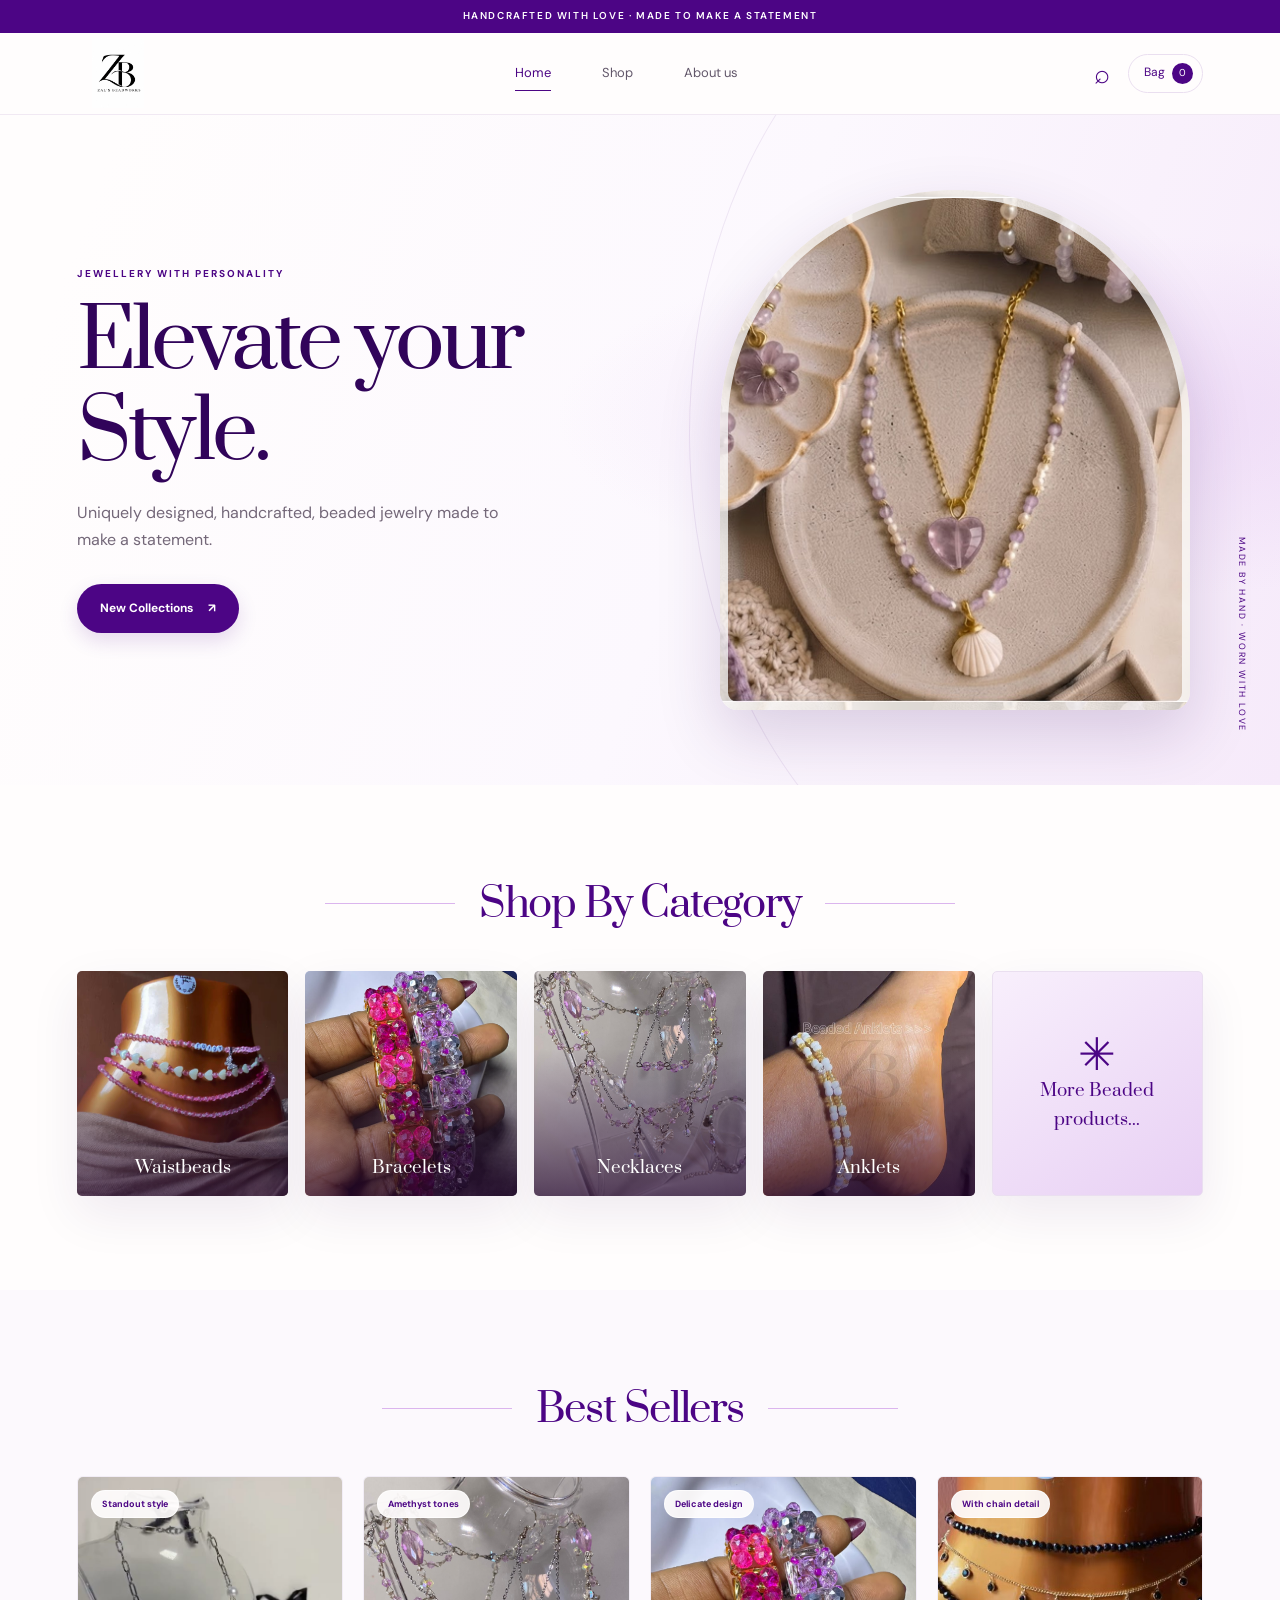
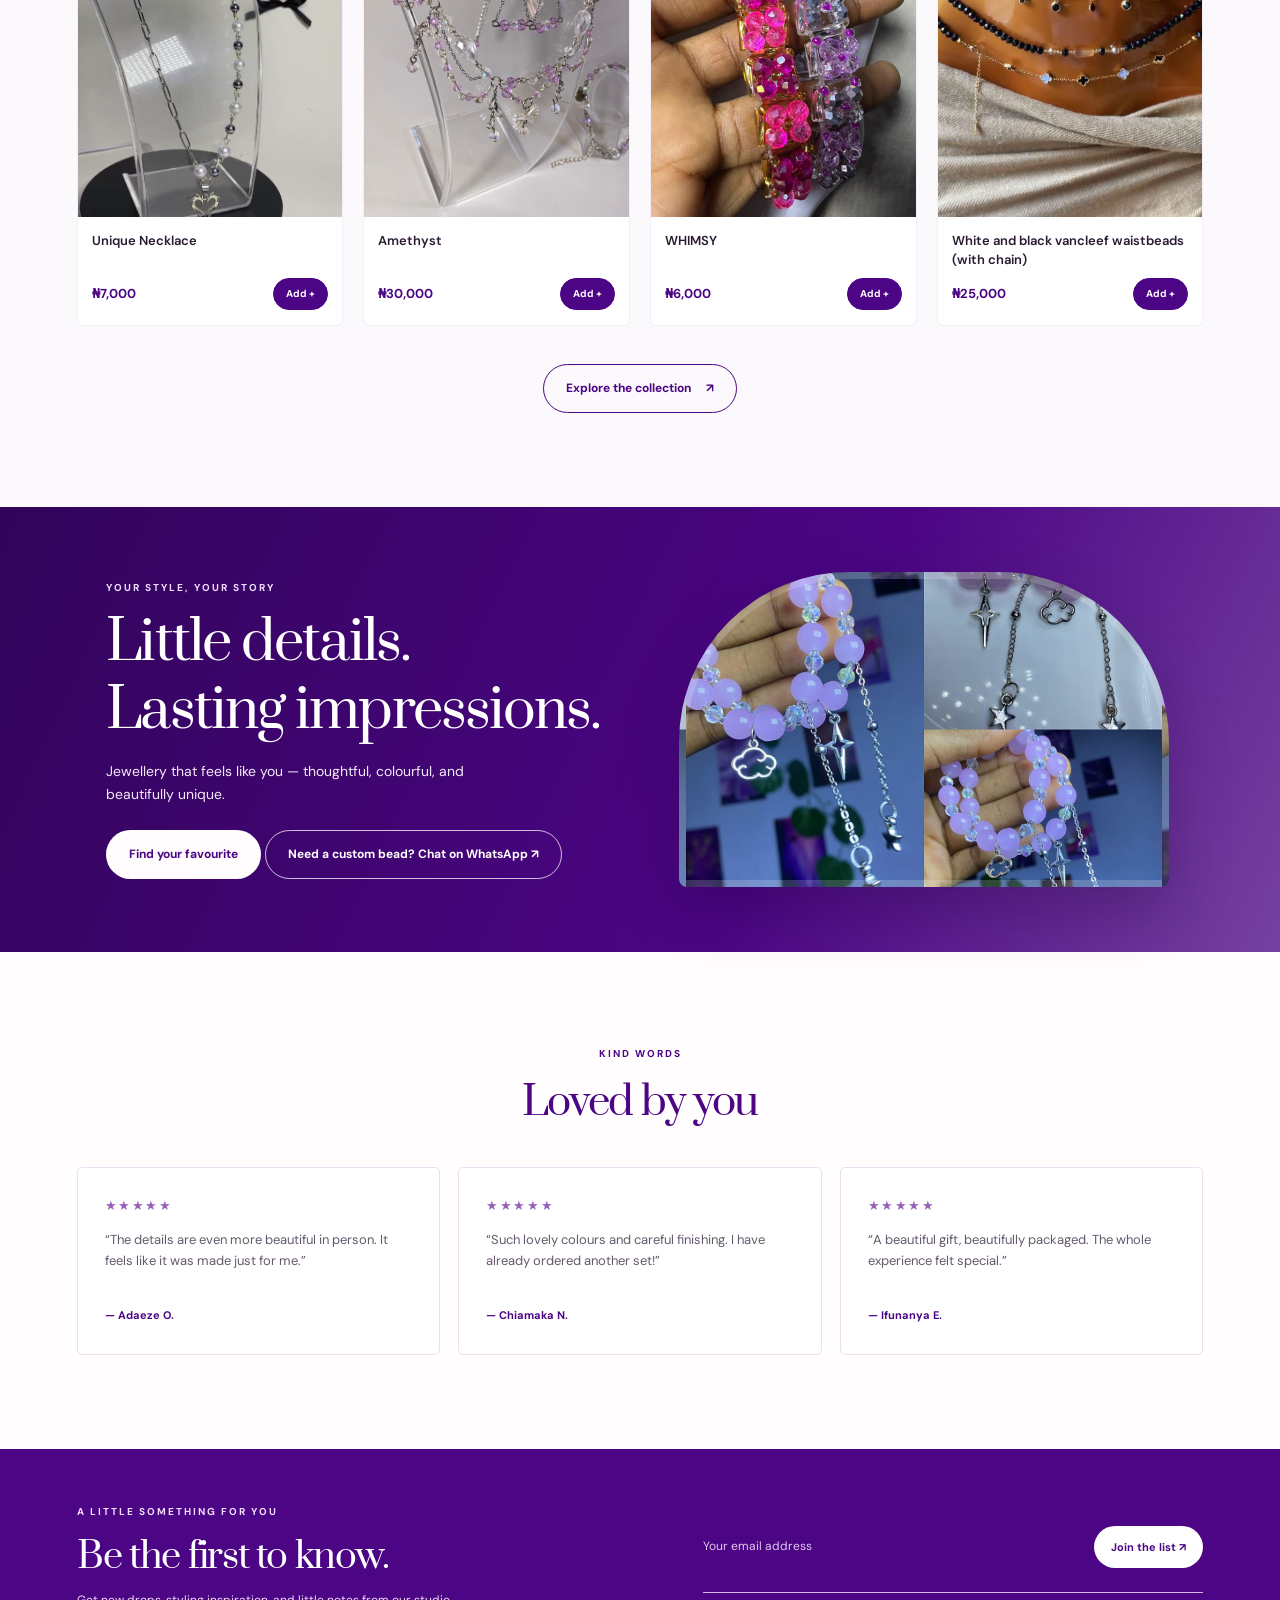
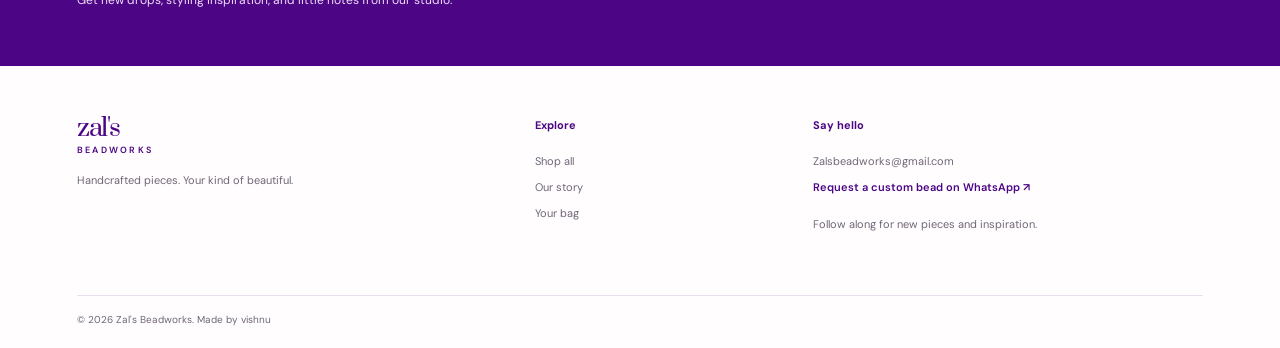
<file: index.html>
<!doctype html>
<html lang="en">

<head>
  <meta charset="UTF-8" />
  <meta name="viewport" content="width=device-width, initial-scale=1.0" />
  <meta name="description" content="Handcrafted beaded jewellery by Zal's Beadworks." />
  <title>Zal's Beadworks | Elevate your Style</title>
  <link rel="icon" type="image/jpeg" href="./public/images/logo.jpeg" />
  <link rel="preconnect" href="https://fonts.googleapis.com" />
  <link href="https://fonts.googleapis.com/css2?family=DM+Sans:wght@400;500;600;700&family=Prata&display=swap"
    rel="stylesheet" />
  <link rel="stylesheet" href="./public/assets/global.css" />
</head>

<body>
  <div class="announcement">
    Handcrafted with love · Made to make a statement
  </div>
  <header class="site-header">
    <a class="brand" href="index.html" aria-label="Zal's Beadworks home"><img class="nav-logo"
        src="./public/images/logo.jpeg" alt="Zal's Beadworks" /></a><button class="menu-toggle"
      aria-label="Open navigation">☰</button>
    <nav class="nav">
      <a class="active" href="index.html">Home</a><a href="shop.html">Shop</a><a href="about.html">About us</a>
    </nav>
    <div class="header-actions">
      <a class="icon-link" href="shop.html#product-search" aria-label="Search">⌕</a><a class="cart-link"
        href="cart.html">Bag <span class="cart-count">0</span></a>
    </div>
  </header>
  <main>
    <section class="hero">
      <div class="hero-copy">
        <p class="eyebrow light">JEWELLERY WITH PERSONALITY</p>
        <h1>Elevate your<br />Style.</h1>
        <p>
          Uniquely designed, handcrafted, beaded jewelry made to make a
          statement.
        </p>
        <a class="button button-light" href="shop.html">New Collections <span>↗</span></a>
      </div>
      <div class="hero-image" role="img" aria-label="Elegant handmade beaded jewellery"></div>
      <span class="hero-orbit">MADE BY HAND · WORN WITH LOVE</span>
    </section>
    <section class="section categories-section">
      <div class="section-heading">
        <span></span>
        <h2>Shop By Category</h2>
        <span></span>
      </div>
      <div class="category-grid">
        <a class="category-card" href="shop.html?category=Waistbeads"><img
            src="./public/images/store/WhatsApp Image 2026-10-30 at 15.11.42.jpeg"
            alt="Waist beads" />
          <h3>Waistbeads</h3>
        </a><a class="category-card" href="shop.html?category=Bracelets"><img
            src="./public/images/store/WhatsApp%20Image%202026-10-30%20at%2015.16.08.jpeg"
            alt="Beaded bracelets" />
          <h3>Bracelets</h3>
        </a><a class="category-card" href="shop.html?category=Necklaces"><img
            src="./public/images/store/WhatsApp%20Image%202026-10-30%20at%2014.44.26.jpeg"
            alt="Necklace" />
          <h3>Necklaces</h3>
        </a><a class="category-card" href="shop.html?category=Anklets"><img
            src="./public/images/store/WhatsApp Image 2026-11-07 at 13.55.07.jpeg"
            alt="Anklet" />
          <h3>Anklets</h3>
        </a><a class="category-card category-more" href="shop.html"><span class="more-symbol">✳</span>
          <h3>More Beaded<br />products...</h3>
        </a>
      </div>
    </section>
    <section class="section sellers-section">
      <div class="section-heading">
        <span></span>
        <h2>Best Sellers</h2>
        <span></span>
      </div>
      <div class="product-grid" id="home-products"></div>
      <div class="center">
        <a class="button button-outline" href="shop.html">Explore the collection <span>↗</span></a>
      </div>
    </section>
    <section class="quote-banner">
      <div>
        <p class="eyebrow light">YOUR STYLE, YOUR STORY</p>
        <h2>Little details.<br />Lasting impressions.</h2>
        <p>
          Jewellery that feels like you — thoughtful, colourful, and
          beautifully unique.
        </p>
        <a class="button button-light" href="shop.html">Find your favourite</a>
        <a class="button button-outline whatsapp-button" data-whatsapp="custom"
          href="https://wa.me/2347044472825?text=Hi%20Zal%27s%20Beadworks%2C%20I%27d%20like%20to%20ask%20about%20a%20custom%20bead%20order.">Need
          a custom bead? Chat on WhatsApp ↗</a>
      </div>
      <div class="quote-photo"></div>
    </section>
    <section class="section testimonials">
      <p class="eyebrow center-text">KIND WORDS</p>
      <h2 class="center-text">Loved by you</h2>
      <div class="review-grid">
        <article class="review">
          <div class="stars">★★★★★</div>
          <p>
            “The details are even more beautiful in person. It feels like it
            was made just for me.”
          </p>
          <strong>— Adaeze O.</strong>
        </article>
        <article class="review">
          <div class="stars">★★★★★</div>
          <p>
            “Such lovely colours and careful finishing. I have already ordered
            another set!”
          </p>
          <strong>— Chiamaka N.</strong>
        </article>
        <article class="review">
          <div class="stars">★★★★★</div>
          <p>
            “A beautiful gift, beautifully packaged. The whole experience felt
            special.”
          </p>
          <strong>— Ifunanya E.</strong>
        </article>
      </div>
    </section>
    <section class="newsletter">
      <div>
        <p class="eyebrow light">A LITTLE SOMETHING FOR YOU</p>
        <h2>Be the first to know.</h2>
        <p>
          Get new drops, styling inspiration, and little notes from our
          studio.
        </p>
      </div>
      <form id="newsletter-form">
        <label class="sr-only" for="newsletter-email">Email address</label><input id="newsletter-email" type="email"
          placeholder="Your email address" required /><button type="submit">Join the list ↗</button>
        <p class="form-message" aria-live="polite"></p>
      </form>
    </section>
  </main>
  <footer class="footer">
    <div>
      <a class="brand footer-brand" href="index.html">zal's <span>beadworks</span></a>
      <p>Handcrafted pieces. Your kind of beautiful.</p>
    </div>
    <div>
      <h4>Explore</h4>
      <a href="shop.html">Shop all</a><a href="about.html">Our story</a><a href="cart.html">Your bag</a>
    </div>
    <div>
      <h4>Say hello</h4>
      <a href="mailto:Zalsbeadworks@gmail.com">Zalsbeadworks@gmail.com</a><a class="whatsapp-link"
        data-whatsapp="custom"
        href="https://wa.me/2347044472825?text=Hi%20Zal%27s%20Beadworks%2C%20I%27d%20like%20to%20ask%20about%20a%20custom%20bead%20order.">Request
        a custom bead on WhatsApp ↗</a>
      <p>Follow along for new pieces and inspiration.</p>
    </div>
    <div class="copyright">
      © <span id="year"></span> Zal's Beadworks. Made by vishnu
    </div>
  </footer>
  <script src="./public/assets/product.js"></script>
  <script src="./public/assets/main.js"></script>
</body>

</html>
</file>
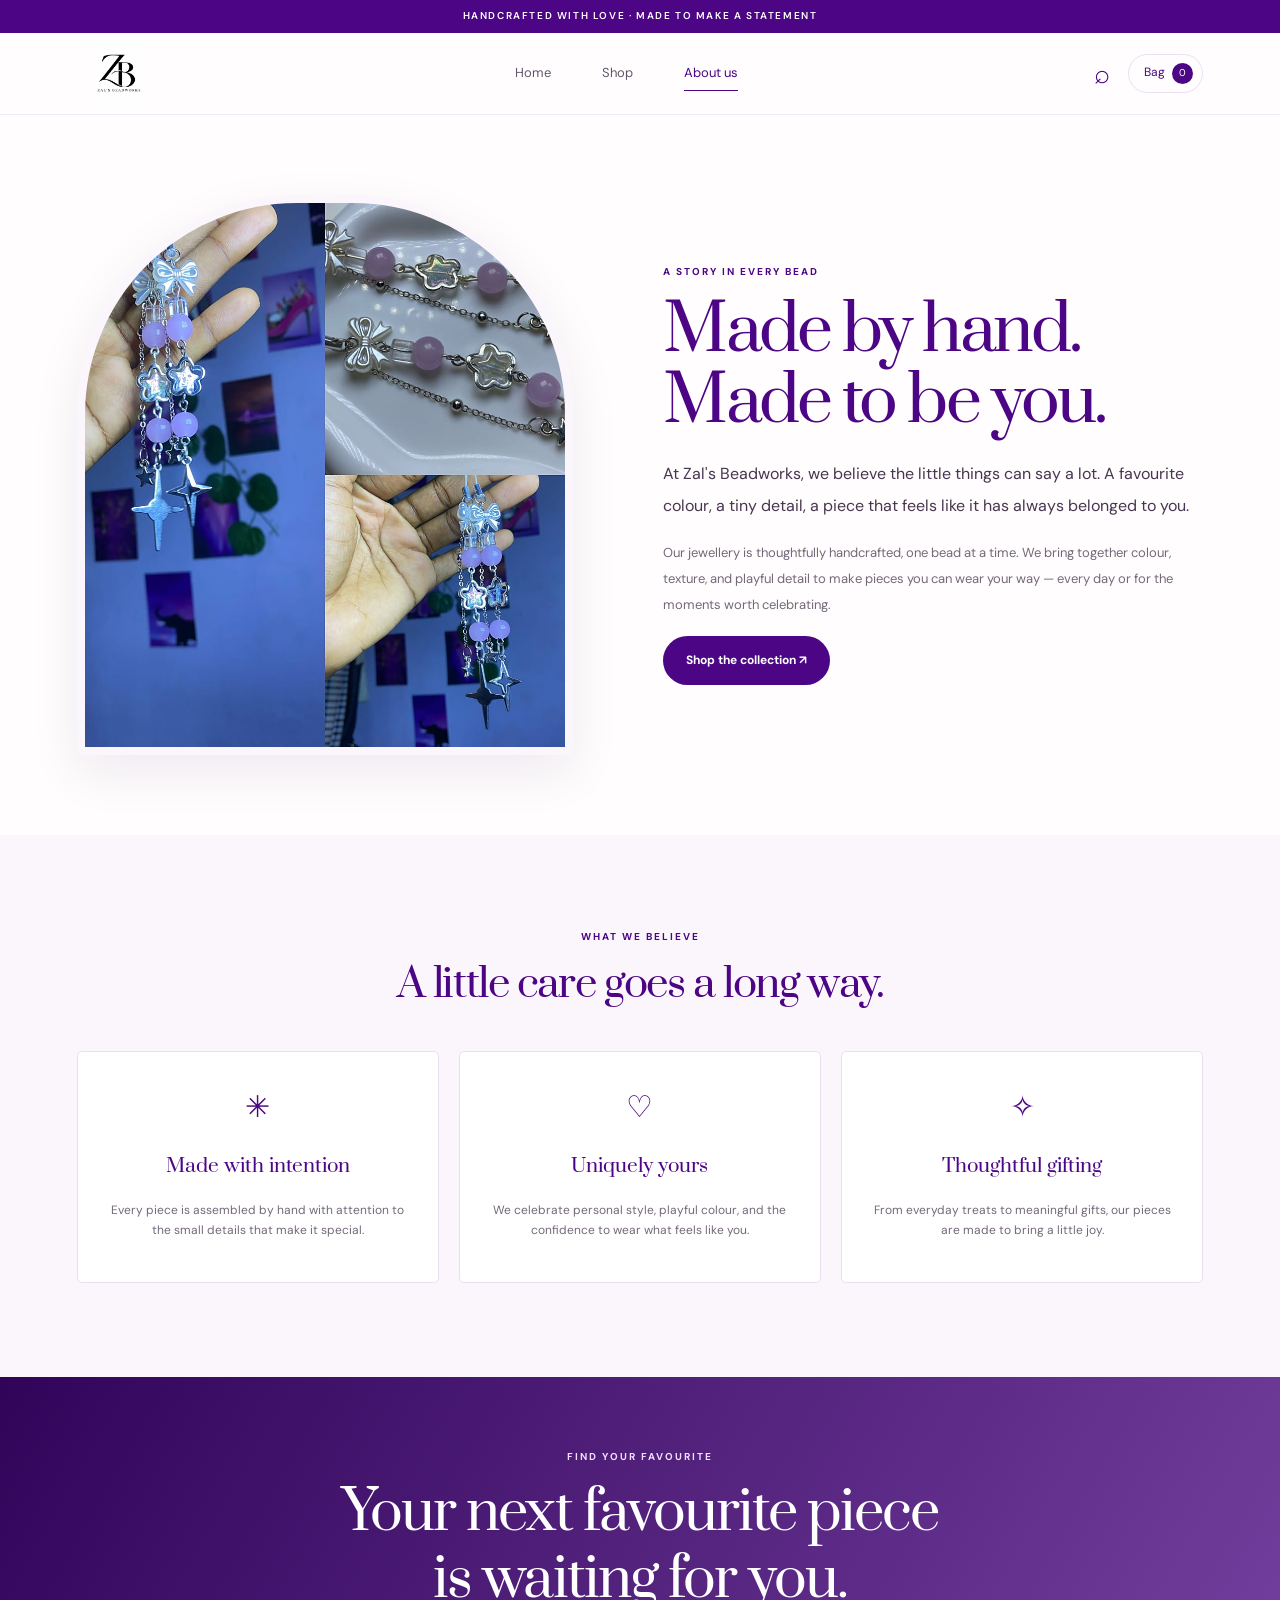
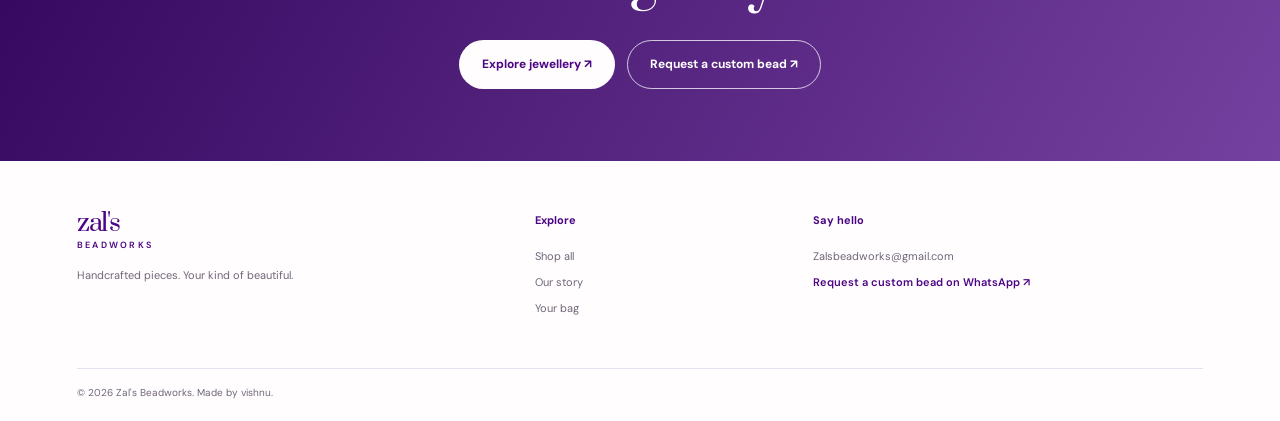
<file: about.html>
<!doctype html>
<html lang="en">

<head>
    <meta charset="UTF-8" />
    <meta name="viewport" content="width=device-width, initial-scale=1.0" />
    <title>Our Story | Zal's Beadworks</title>
    <link rel="icon" type="image/jpeg" href="./public/images/logo.jpeg" />
    <link href="https://fonts.googleapis.com/css2?family=DM+Sans:wght@400;500;600;700&family=Prata&display=swap"
        rel="stylesheet" />
    <link rel="stylesheet" href="./public/assets/global.css" />
</head>

<body>
    <div class="announcement">
        Handcrafted with love · Made to make a statement
    </div>
    <header class="site-header">
        <a class="brand" href="index.html" aria-label="Zal's Beadworks home"><img class="nav-logo"
                src="./public/images/logo.jpeg" alt="Zal's Beadworks" /></a><button class="menu-toggle"
            aria-label="Open navigation">☰</button>
        <nav class="nav">
            <a href="index.html">Home</a><a href="shop.html">Shop</a><a class="active" href="about.html">About us</a>
        </nav>
        <div class="header-actions">
            <a class="icon-link" href="shop.html#product-search">⌕</a><a class="cart-link" href="cart.html">Bag <span
                    class="cart-count">0</span></a>
        </div>
    </header>
    <main>
        <section class="about-hero">
            <div class="about-image"></div>
            <div class="about-intro">
                <p class="eyebrow">A STORY IN EVERY BEAD</p>
                <h1>Made by hand.<br />Made to be you.</h1>
                <p class="lead">
                    At Zal's Beadworks, we believe the little things can say a lot. A
                    favourite colour, a tiny detail, a piece that feels like it has
                    always belonged to you.
                </p>
                <p>
                    Our jewellery is thoughtfully handcrafted, one bead at a time. We
                    bring together colour, texture, and playful detail to make pieces
                    you can wear your way — every day or for the moments worth
                    celebrating.
                </p>
                <a class="button button-primary" href="shop.html">Shop the collection ↗</a>
            </div>
        </section>
        <section class="values-section section">
            <p class="eyebrow center-text">WHAT WE BELIEVE</p>
            <h2 class="center-text">A little care goes a long way.</h2>
            <div class="values-grid">
                <article>
                    <span>✳</span>
                    <h3>Made with intention</h3>
                    <p>
                        Every piece is assembled by hand with attention to the small
                        details that make it special.
                    </p>
                </article>
                <article>
                    <span>♡</span>
                    <h3>Uniquely yours</h3>
                    <p>
                        We celebrate personal style, playful colour, and the confidence to
                        wear what feels like you.
                    </p>
                </article>
                <article>
                    <span>✧</span>
                    <h3>Thoughtful gifting</h3>
                    <p>
                        From everyday treats to meaningful gifts, our pieces are made to
                        bring a little joy.
                    </p>
                </article>
            </div>
        </section>
        <section class="about-callout">
            <p class="eyebrow light">FIND YOUR FAVOURITE</p>
            <h2>Your next favourite piece<br />is waiting for you.</h2>
            <div class="callout-actions">
                <a class="button button-light" href="shop.html">Explore jewellery ↗</a><a
                    class="button button-outline whatsapp-button" data-whatsapp="custom"
                    href="https://wa.me/2347044472825?text=Hi%20Zal%27s%20Beadworks%2C%20I%27d%20like%20to%20ask%20about%20a%20custom%20bead%20order.">Request
                    a custom bead ↗</a>
            </div>
        </section>
    </main>
    <footer class="footer">
        <div>
            <a class="brand footer-brand" href="index.html">zal's <span>beadworks</span></a>
            <p>Handcrafted pieces. Your kind of beautiful.</p>
        </div>
        <div>
            <h4>Explore</h4>
            <a href="shop.html">Shop all</a><a href="about.html">Our story</a><a href="cart.html">Your bag</a>
        </div>
        <div>
            <h4>Say hello</h4>
            <a href="mailto:Zalsbeadworks@gmail.com">Zalsbeadworks@gmail.com</a><a class="whatsapp-link"
                data-whatsapp="custom"
                href="https://wa.me/2347044472825?text=Hi%20Zal%27s%20Beadworks%2C%20I%27d%20like%20to%20ask%20about%20a%20custom%20bead%20order.">Request
                a custom bead on WhatsApp ↗</a>
        </div>
        <div class="copyright">
            © <span id="year"></span> Zal's Beadworks. Made by vishnu.
        </div>
    </footer>
    <script src="./public/assets/product.js"></script>
    <script src="./public/assets/main.js"></script>
</body>

</html>
</file>
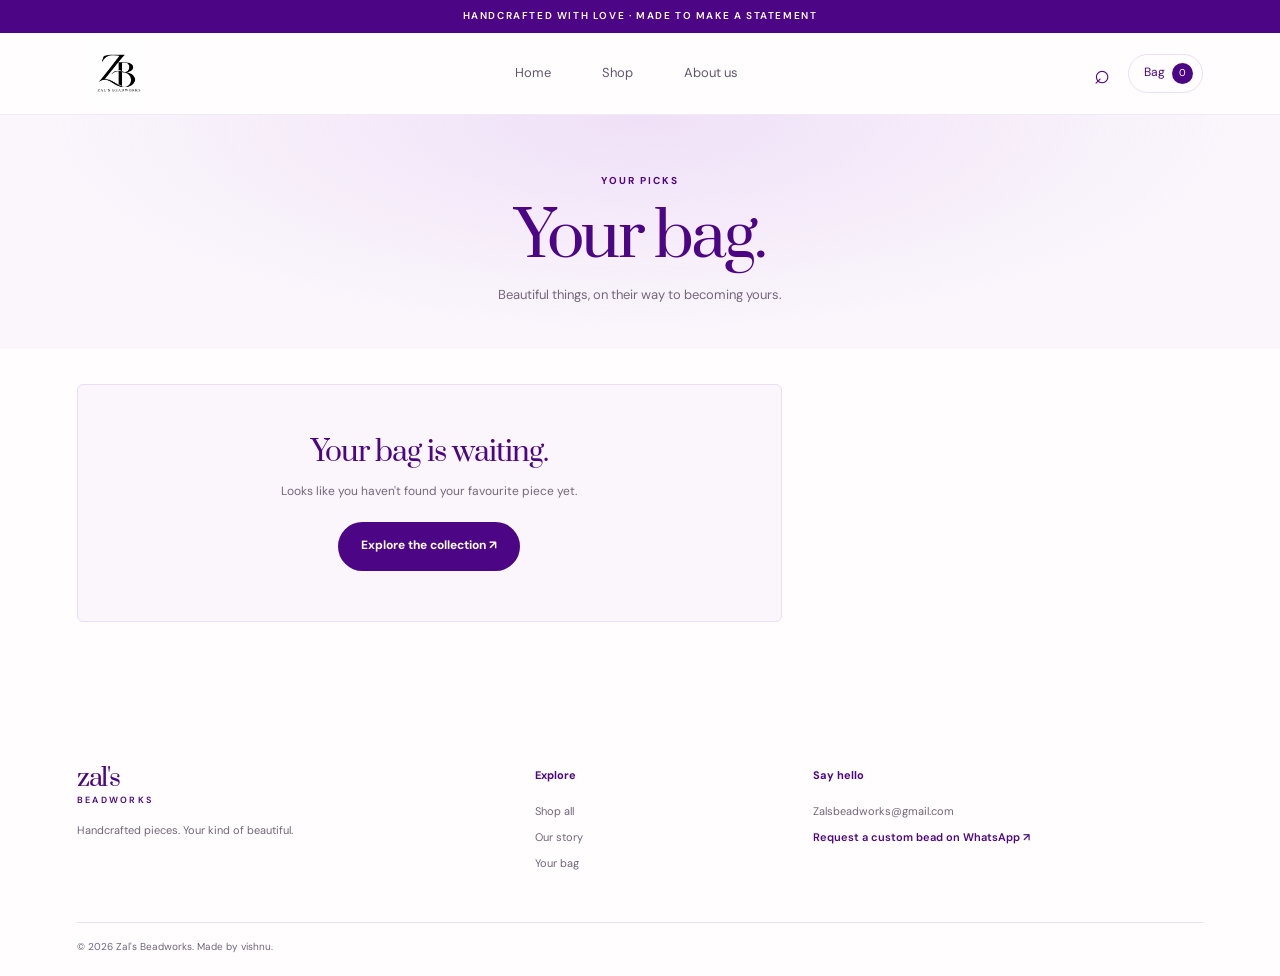
<file: cart.html>
<!doctype html>
<html lang="en">

<head>
  <meta charset="UTF-8" />
  <meta name="viewport" content="width=device-width, initial-scale=1.0" />
  <title>Your Bag | Zal's Beadworks</title>
  <link rel="icon" type="image/jpeg" href="./public/images/logo.jpeg" />
  <link href="https://fonts.googleapis.com/css2?family=DM+Sans:wght@400;500;600;700&family=Prata&display=swap"
    rel="stylesheet" />
  <link rel="stylesheet" href="./public/assets/global.css" />
</head>

<body>
  <div class="announcement">
    Handcrafted with love · Made to make a statement
  </div>
  <header class="site-header">
    <a class="brand" href="index.html" aria-label="Zal's Beadworks home"><img class="nav-logo"
        src="./public/images/logo.jpeg" alt="Zal's Beadworks" /></a><button class="menu-toggle"
      aria-label="Open navigation">☰</button>
    <nav class="nav">
      <a href="index.html">Home</a><a href="shop.html">Shop</a><a href="about.html">About us</a>
    </nav>
    <div class="header-actions">
      <a class="icon-link" href="shop.html#product-search">⌕</a><a class="cart-link active" href="cart.html">Bag <span
          class="cart-count">0</span></a>
    </div>
  </header>
  <main>
    <section class="page-intro compact-intro">
      <p class="eyebrow">YOUR PICKS</p>
      <h1>Your bag.</h1>
      <p>Beautiful things, on their way to becoming yours.</p>
    </section>
    <section class="cart-section section">
      <div id="cart-content"></div>
      <aside class="cart-summary" id="cart-summary">
        <h2>Order summary</h2>
        <div class="summary-line">
          <span>Subtotal</span><strong id="cart-subtotal">₦0</strong>
        </div>
        <div class="summary-line">
          <span>Delivery</span><span>Calculated at checkout</span>
        </div>
        <div class="summary-line summary-total">
          <span>Total</span><strong id="cart-total">₦0</strong>
        </div>
        <button class="button button-primary full-button" id="checkout-button">
          Continue to order
        </button>
        <p class="checkout-note">
          Continue to WhatsApp to confirm your order, delivery, and payment
          details with us.
        </p>
        <a class="continue-shopping" href="shop.html">← Continue shopping</a>
      </aside>
    </section>
  </main>
  <footer class="footer">
    <div>
      <a class="brand footer-brand" href="index.html">zal's <span>beadworks</span></a>
      <p>Handcrafted pieces. Your kind of beautiful.</p>
    </div>
    <div>
      <h4>Explore</h4>
      <a href="shop.html">Shop all</a><a href="about.html">Our story</a><a href="cart.html">Your bag</a>
    </div>
    <div>
      <h4>Say hello</h4>
      <a href="mailto:Zalsbeadworks@gmail.com">Zalsbeadworks@gmail.com</a><a class="whatsapp-link"
        data-whatsapp="custom"
        href="https://wa.me/2347044472825?text=Hi%20Zal%27s%20Beadworks%2C%20I%27d%20like%20to%20ask%20about%20a%20custom%20bead%20order.">Request
        a custom bead on WhatsApp ↗</a>
    </div>
    <div class="copyright">
      © <span id="year"></span> Zal's Beadworks. Made by vishnu.
    </div>
  </footer>
  <script src="./public/assets/product.js"></script>
  <script src="./public/assets/main.js"></script>
</body>

</html>
</file>
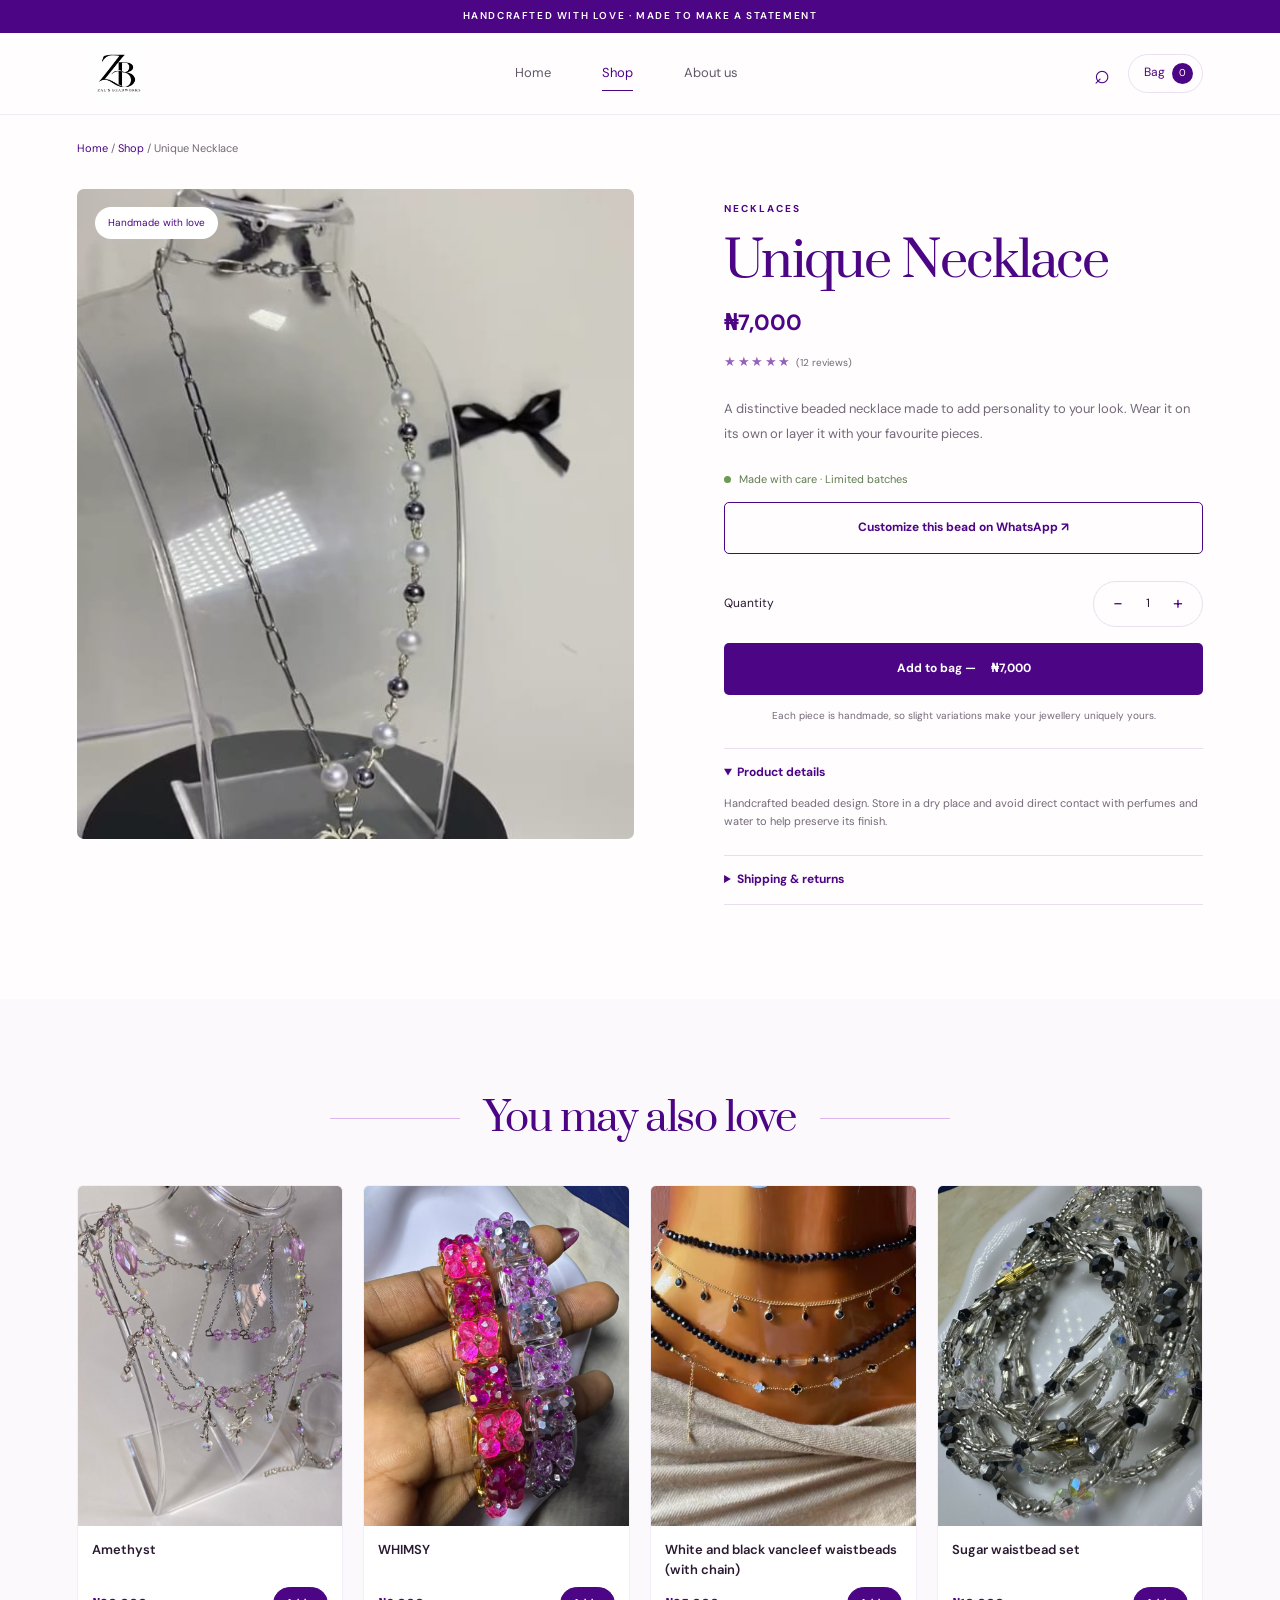
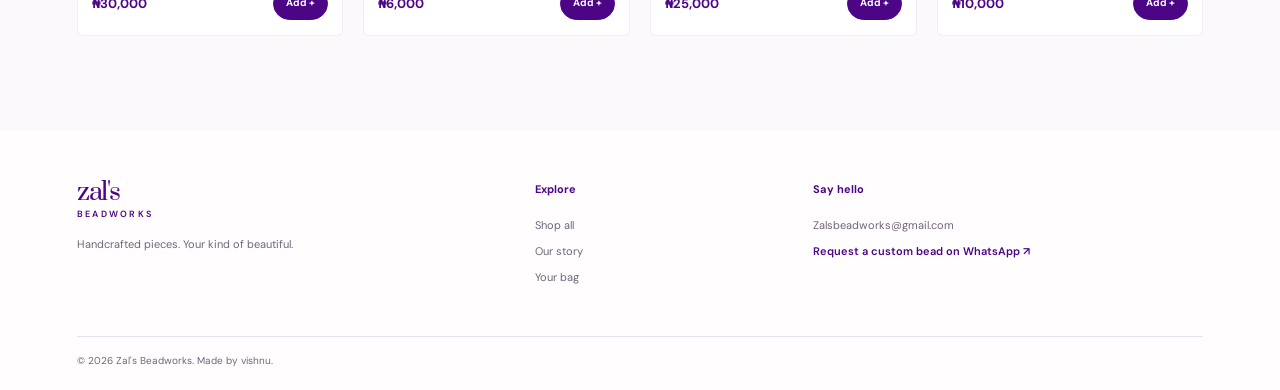
<file: product.html>
<!doctype html>
<html lang="en">

<head>
  <meta charset="UTF-8" />
  <meta name="viewport" content="width=device-width, initial-scale=1.0" />
  <title>Product | Zal's Beadworks</title>
  <link rel="icon" type="image/jpeg" href="./public/images/logo.jpeg" />
  <link href="https://fonts.googleapis.com/css2?family=DM+Sans:wght@400;500;600;700&family=Prata&display=swap"
    rel="stylesheet" />
  <link rel="stylesheet" href="./public/assets/global.css" />
</head>

<body>
  <div class="announcement">
    Handcrafted with love · Made to make a statement
  </div>
  <header class="site-header">
    <a class="brand" href="index.html" aria-label="Zal's Beadworks home"><img class="nav-logo"
      src="./public/images/logo.jpeg" alt="Zal's Beadworks" /></a><button class="menu-toggle"
      aria-label="Open navigation">☰</button>
    <nav class="nav">
      <a href="index.html">Home</a><a class="active" href="shop.html">Shop</a><a href="about.html">About us</a>
    </nav>
    <div class="header-actions">
      <a class="icon-link" href="shop.html#product-search">⌕</a><a class="cart-link" href="cart.html">Bag <span
          class="cart-count">0</span></a>
    </div>
  </header>
  <main>
    <div class="breadcrumbs">
      <a href="index.html">Home</a> / <a href="shop.html">Shop</a> /
      <span id="crumb-name">Product</span>
    </div>
    <section class="product-detail section">
      <div class="detail-image-wrap">
        <img id="detail-image" src="" alt="" /><span class="image-badge">Handmade with love</span>
      </div>
      <div class="detail-copy">
        <p class="eyebrow" id="detail-category">HANDCRAFTED JEWELLERY</p>
        <h1 id="detail-name">A little something special</h1>
        <p class="detail-price" id="detail-price"></p>
        <div class="stars">
          ★★★★★ <span class="review-count">(12 reviews)</span>
        </div>
        <p class="detail-description" id="detail-description">
          Every piece is thoughtfully assembled by hand, with colours and
          details selected to help you express your own style.
        </p>
        <div class="stock-note">
          <span class="stock-dot"></span> Made with care · Limited batches
        </div>
        <a class="button button-outline full-button custom-order-link" data-whatsapp="custom-product"
          href="https://wa.me/2347044472825?text=Hi%20Zal%27s%20Beadworks%2C%20I%27d%20like%20to%20customize%20a%20bead%20design.">Customize
          this bead on WhatsApp ↗</a>
        <div class="quantity-row">
          <span>Quantity</span>
          <div class="quantity-control">
            <button id="qty-minus" aria-label="Decrease quantity">−</button><span id="qty">1</span><button id="qty-plus"
              aria-label="Increase quantity">+</button>
          </div>
        </div>
        <button class="button button-primary full-button" id="detail-add">
          Add to bag — <span id="detail-add-price"></span>
        </button>
        <p class="detail-note">
          Each piece is handmade, so slight variations make your jewellery
          uniquely yours.
        </p>
        <div class="detail-accordion">
          <details open>
            <summary>Product details</summary>
            <p>
              Handcrafted beaded design. Store in a dry place and avoid direct
              contact with perfumes and water to help preserve its finish.
            </p>
          </details>
          <details>
            <summary>Shipping & returns</summary>
            <p>
              Delivery timelines and return eligibility can be confirmed when
              placing your order. Please contact us with any questions.
            </p>
          </details>
        </div>
      </div>
    </section>
    <section class="section sellers-section">
      <div class="section-heading">
        <span></span>
        <h2>You may also love</h2>
        <span></span>
      </div>
      <div class="product-grid" id="related-products"></div>
    </section>
  </main>
  <footer class="footer">
    <div>
      <a class="brand footer-brand" href="index.html">zal's <span>beadworks</span></a>
      <p>Handcrafted pieces. Your kind of beautiful.</p>
    </div>
    <div>
      <h4>Explore</h4>
      <a href="shop.html">Shop all</a><a href="about.html">Our story</a><a href="cart.html">Your bag</a>
    </div>
    <div>
      <h4>Say hello</h4>
      <a href="mailto:Zalsbeadworks@gmail.com">Zalsbeadworks@gmail.com</a><a class="whatsapp-link"
        data-whatsapp="custom"
        href="https://wa.me/2347044472825?text=Hi%20Zal%27s%20Beadworks%2C%20I%27d%20like%20to%20ask%20about%20a%20custom%20bead%20order.">Request
        a custom bead on WhatsApp ↗</a>
    </div>
    <div class="copyright">
      © <span id="year"></span> Zal's Beadworks. Made by vishnu.
    </div>
  </footer>
  <script src="./public/assets/product.js"></script>
  <script src="./public/assets/main.js"></script>
</body>

</html>
</file>
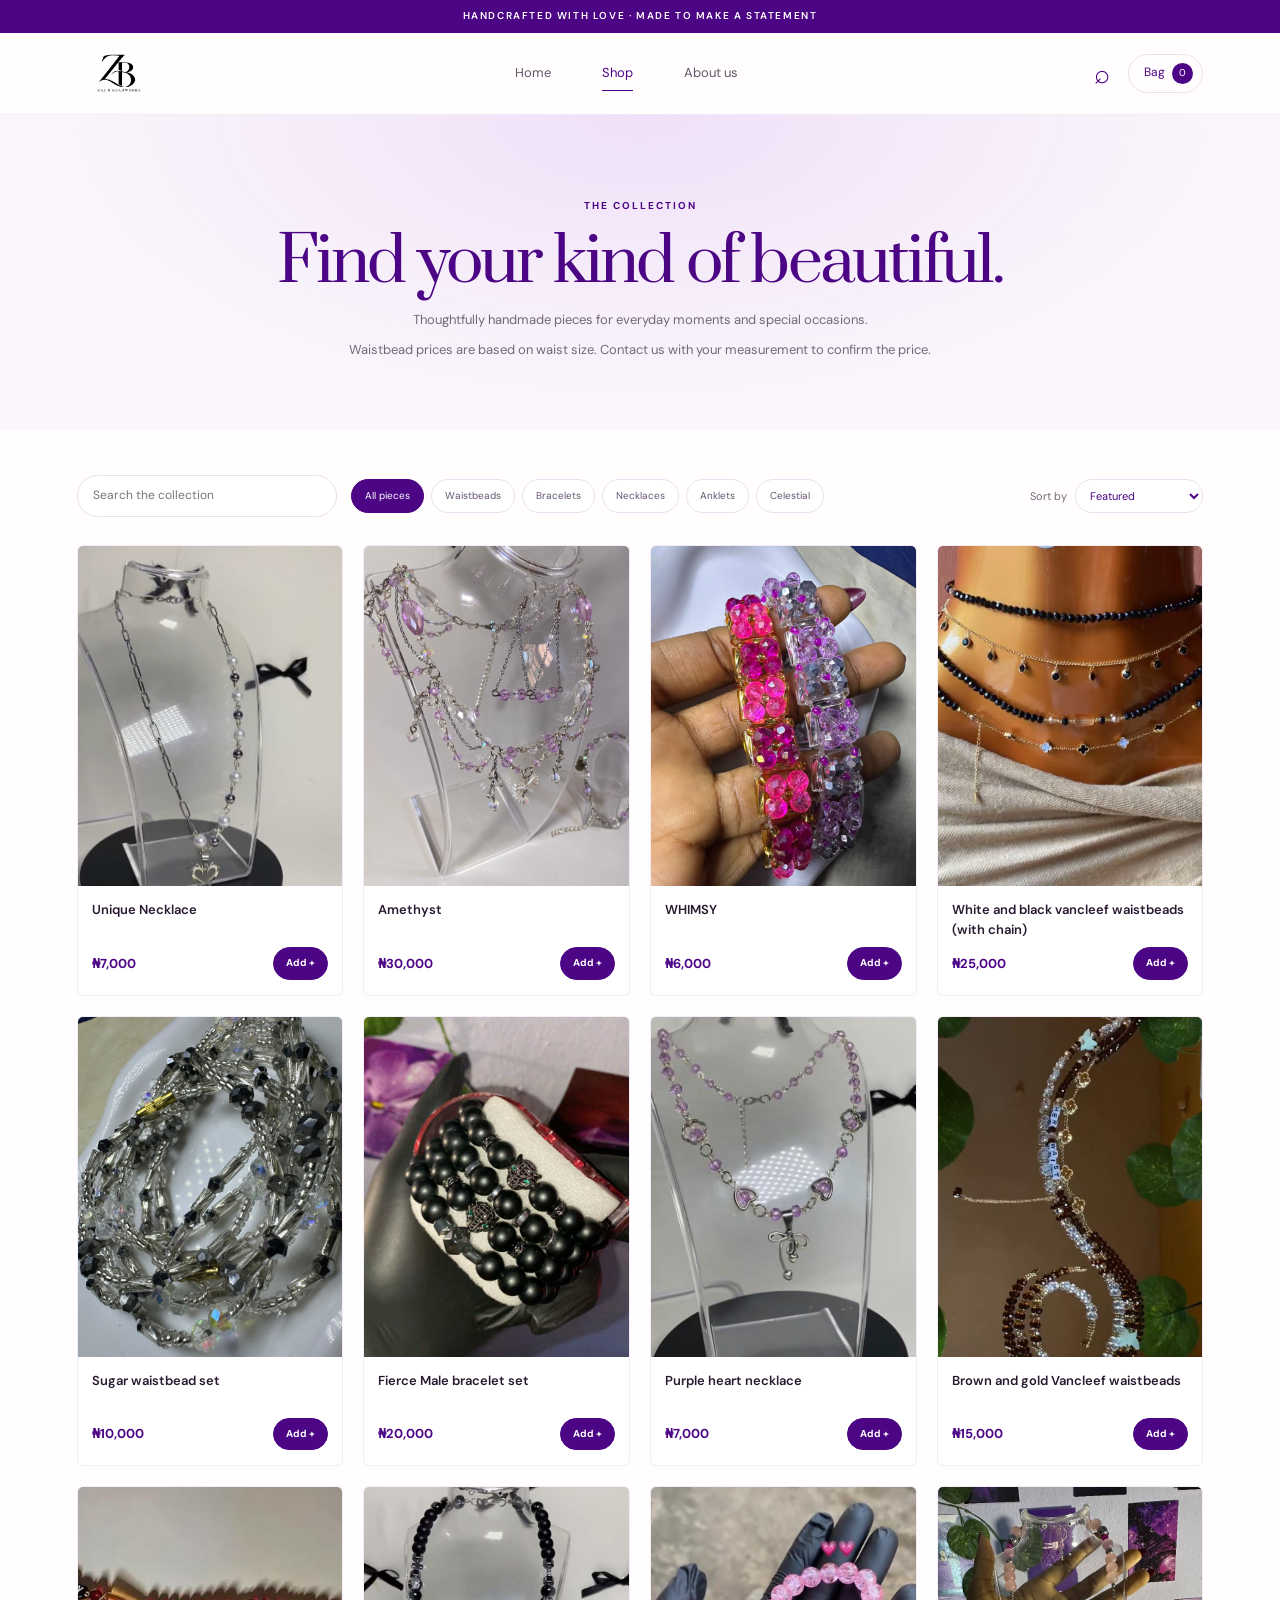
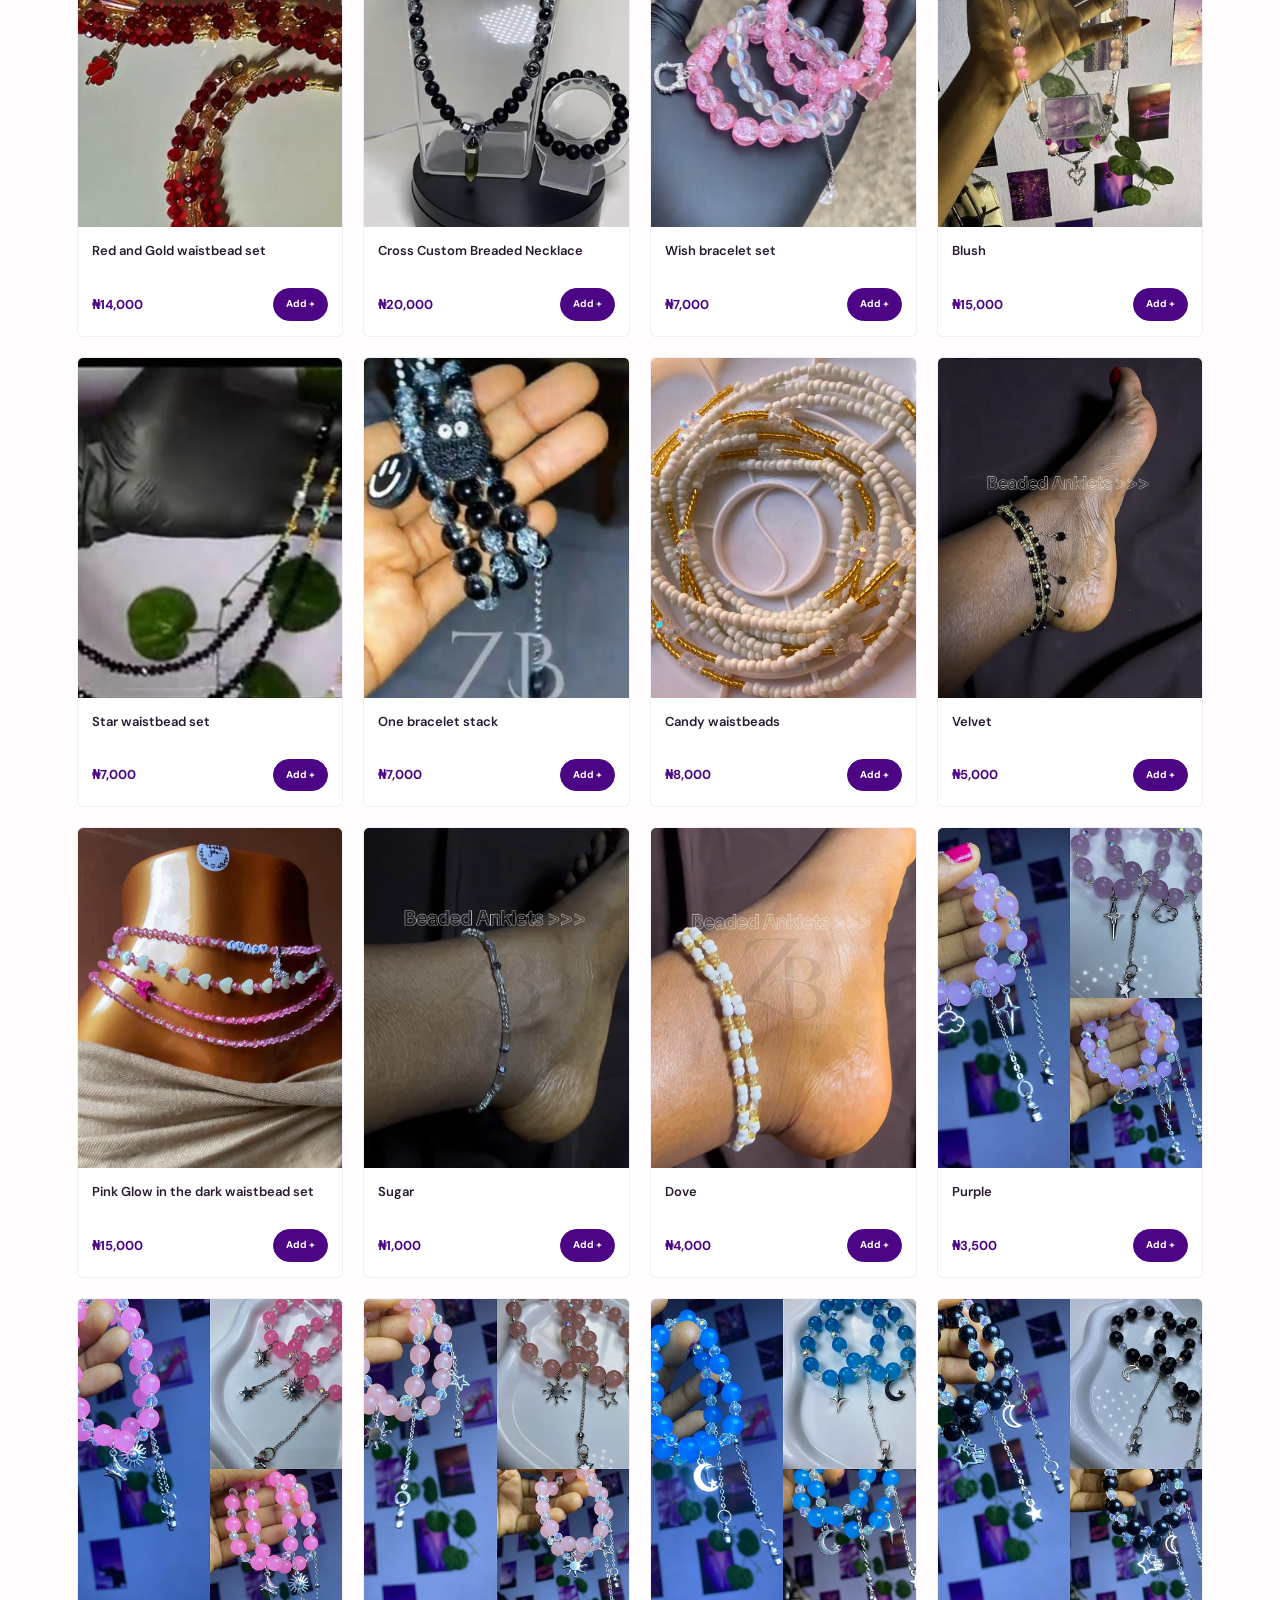
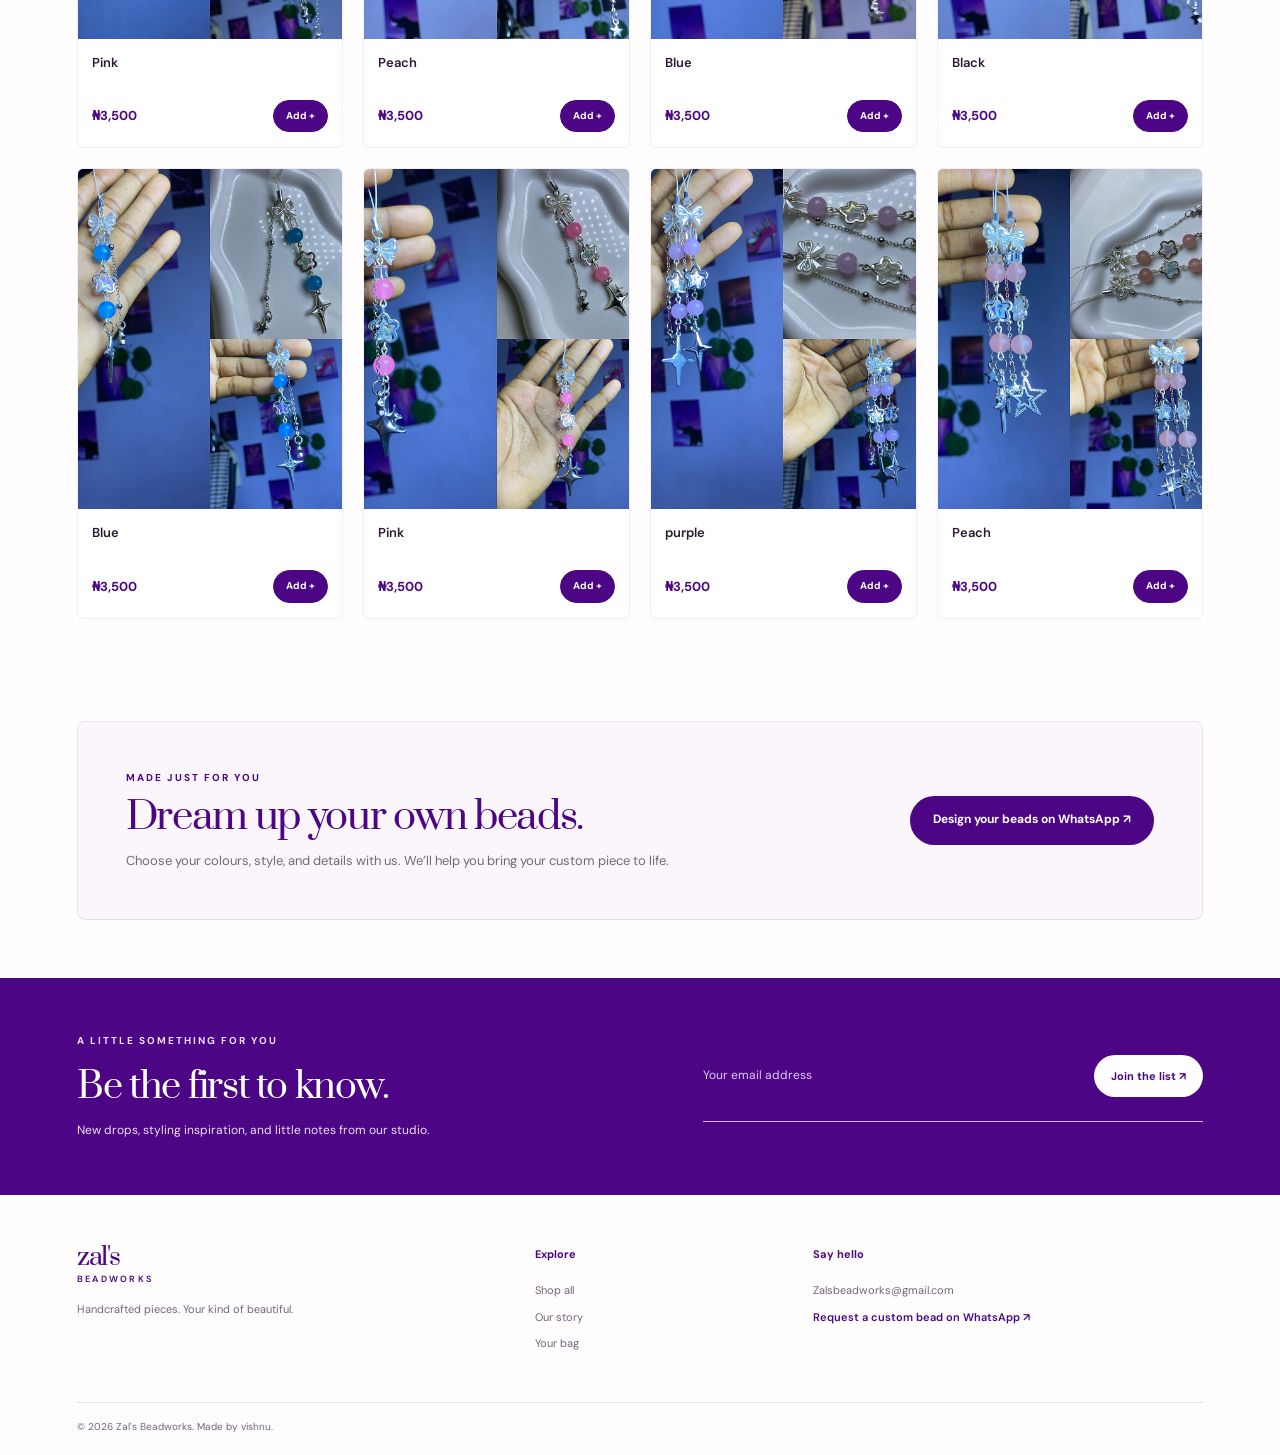
<file: shop.html>
<!doctype html>
<html lang="en">

<head>
  <meta charset="UTF-8" />
  <meta name="viewport" content="width=device-width, initial-scale=1.0" />
  <title>Shop | Zal's Beadworks</title>
  <link rel="icon" type="image/jpeg" href="./public/images/logo.jpeg" />
  <link href="https://fonts.googleapis.com/css2?family=DM+Sans:wght@400;500;600;700&family=Prata&display=swap"
    rel="stylesheet" />
  <link rel="stylesheet" href="./public/assets/global.css" />
</head>

<body>
  <div class="announcement">
    Handcrafted with love · Made to make a statement
  </div>
  <header class="site-header">
    <a class="brand" href="index.html" aria-label="Zal's Beadworks home"><img class="nav-logo"
        src="./public/images/logo.jpeg" alt="Zal's Beadworks" /></a><button class="menu-toggle"
      aria-label="Open navigation">☰</button>
    <nav class="nav">
      <a href="index.html">Home</a><a class="active" href="shop.html">Shop</a><a href="about.html">About us</a>
    </nav>
    <div class="header-actions">
      <a class="icon-link" href="shop.html#product-search">⌕</a><a class="cart-link" href="cart.html">Bag <span
          class="cart-count">0</span></a>
    </div>
  </header>
  <main>
    <section class="page-intro">
      <p class="eyebrow">THE COLLECTION</p>
      <h1>Find your kind of beautiful.</h1>
      <p>
        Thoughtfully handmade pieces for everyday moments and special
        occasions.
      </p>
      <p>
        Waistbead prices are based on waist size. Contact us with your
        measurement to confirm the price.
      </p>
    </section>
    <section class="section shop-section">
      <div class="shop-toolbar">
        <div class="shop-controls">
          <label class="shop-search"><span class="sr-only">Search jewellery</span><input id="product-search"
              type="search" placeholder="Search the collection" autocomplete="off" /></label>
          <div class="filter-pills" id="filters">
            <button class="filter-pill active" data-category="All">
              All pieces</button><button class="filter-pill" data-category="Waistbeads">
              Waistbeads</button><button class="filter-pill" data-category="Bracelets">
              Bracelets</button><button class="filter-pill" data-category="Necklaces">
              Necklaces</button><button class="filter-pill" data-category="Anklets">
              Anklets
            </button><button class="filter-pill" data-category="Celestials">
              Celestial
            </button>
          </div>
          <label class="sort-label">Sort by
            <select id="sort-products">
              <option value="featured">Featured</option>
              <option value="low">Price: low to high</option>
              <option value="high">Price: high to low</option>
            </select></label>
        </div>
      </div>
      <div class="product-grid shop-grid" id="shop-products"></div>
      <p class="empty-state hidden" id="empty-state">
        No jewellery matches your search. Try another name or category.
      </p>
    </section>
    <section class="custom-beads-promo">
      <div>
        <p class="eyebrow">MADE JUST FOR YOU</p>
        <h2>Dream up your own beads.</h2>
        <p>
          Choose your colours, style, and details with us. We’ll help you
          bring your custom piece to life.
        </p>
      </div>
      <a class="button button-primary" data-whatsapp="custom"
        href="https://wa.me/2347044472825?text=Hi%20Zal%27s%20Beadworks%2C%20I%27d%20like%20to%20ask%20about%20a%20custom%20bead%20order.">Design
        your beads on WhatsApp ↗</a>
    </section>
    <section class="newsletter">
      <div>
        <p class="eyebrow light">A LITTLE SOMETHING FOR YOU</p>
        <h2>Be the first to know.</h2>
        <p>
          New drops, styling inspiration, and little notes from our studio.
        </p>
      </div>
      <form id="newsletter-form">
        <label class="sr-only" for="newsletter-email">Email address</label><input id="newsletter-email" type="email"
          placeholder="Your email address" required /><button type="submit">Join the list ↗</button>
        <p class="form-message" aria-live="polite"></p>
      </form>
    </section>
  </main>
  <footer class="footer">
    <div>
      <a class="brand footer-brand" href="index.html">zal's <span>beadworks</span></a>
      <p>Handcrafted pieces. Your kind of beautiful.</p>
    </div>
    <div>
      <h4>Explore</h4>
      <a href="shop.html">Shop all</a><a href="about.html">Our story</a><a href="cart.html">Your bag</a>
    </div>
    <div>
      <h4>Say hello</h4>
      <a href="mailto:Zalsbeadworks@gmail.com">Zalsbeadworks@gmail.com</a><a class="whatsapp-link"
        data-whatsapp="custom"
        href="https://wa.me/2347044472825?text=Hi%20Zal%27s%20Beadworks%2C%20I%27d%20like%20to%20ask%20about%20a%20custom%20bead%20order.">Request
        a custom bead on WhatsApp ↗</a>
    </div>
    <div class="copyright">
      © <span id="year"></span> Zal's Beadworks. Made by vishnu.
    </div>
  </footer>
  <script src="./public/assets/product.js"></script>
  <script src="./public/assets/main.js"></script>
</body>

</html>
</file>
<file: public/assets/global.css>
:root {
  color-scheme: light;
  --purple: #4c0585;
  --purple-dark: #31045a;
  --purple-mid: #7541a0;
  --lavender: #dbb5ee;
  --lavender-light: #f3e8fa;
  --cream: #fffdfd;
  --ink: #291a31;
  --muted: #746879;
  --line: #eadff0;
  --soft: #faf6fc;
  --font-body: "DM Sans", sans-serif;
  --font-display: "Prata", Georgia, serif;
  --content-width: 1320px;
  --page-gutter: clamp(22px, 6vw, 88px);
  --shadow-soft: 0 18px 50px rgba(49, 4, 90, 0.08);
}

* {
  box-sizing: border-box;
}

html {
  scroll-behavior: smooth;
}

body {
  margin: 0;
  background: var(--cream);
  color: var(--ink);
  font-family: var(--font-body);
  font-size: 15px;
  line-height: 1.65;
  -webkit-font-smoothing: antialiased;
}

img {
  max-width: 100%;
}

a {
  color: inherit;
  text-decoration: none;
}

button,
input,
select {
  font: inherit;
}

button,
a,
select {
  -webkit-tap-highlight-color: transparent;
}

button {
  color: inherit;
}

.announcement {
  padding: 8px 18px;
  background: var(--purple);
  color: #fff;
  text-align: center;
  font-size: 10px;
  font-weight: 600;
  letter-spacing: 0.16em;
  text-transform: uppercase;
}

.site-header {
  position: sticky;
  z-index: 20;
  top: 0;
  display: flex;
  min-height: 82px;
  align-items: center;
  justify-content: space-between;
  gap: 30px;
  padding: 0 var(--page-gutter);
  border-bottom: 1px solid rgba(76, 5, 133, 0.08);
  background: rgba(255, 253, 253, 0.96);
  backdrop-filter: blur(14px);
}

.brand {
  display: flex;
  flex-direction: column;
  color: var(--purple);
  font-family: var(--font-display);
  font-size: 27px;
  letter-spacing: -0.05em;
  line-height: 1;
}

.nav-logo {
  display: block;
  width: 82px;
  height: 70px;
  object-fit: contain;
}

.brand span {
  margin-top: 5px;
  font-family: var(--font-body);
  font-size: 9px;
  font-weight: 600;
  letter-spacing: 0.25em;
  text-transform: uppercase;
}

.nav {
  display: flex;
  align-items: center;
  gap: clamp(24px, 4vw, 54px);
}

.nav a {
  position: relative;
  padding: 8px 0;
  color: #62576a;
  font-size: 13px;
  transition: color 180ms ease;
}

.nav a::after {
  position: absolute;
  right: 0;
  bottom: 1px;
  left: 0;
  height: 1px;
  background: var(--purple);
  content: "";
  transform: scaleX(0);
  transform-origin: left;
  transition: transform 180ms ease;
}

.nav a:hover,
.nav a.active {
  color: var(--purple);
}

.nav a:hover::after,
.nav a.active::after {
  transform: scaleX(1);
}

.header-actions {
  display: flex;
  align-items: center;
  gap: 18px;
}

.icon-link {
  color: var(--purple);
  font-size: 27px;
  line-height: 1;
}

.cart-link {
  display: inline-flex;
  align-items: center;
  gap: 7px;
  padding: 8px 9px 8px 15px;
  border: 1px solid var(--line);
  border-radius: 30px;
  color: var(--purple);
  font-size: 12px;
  transition: border-color 180ms ease, background 180ms ease;
}

.cart-link:hover {
  border-color: var(--lavender);
  background: var(--soft);
}

.cart-count {
  display: inline-grid;
  width: 21px;
  height: 21px;
  place-items: center;
  border-radius: 50%;
  background: var(--purple);
  color: #fff;
  font-size: 10px;
}

.menu-toggle {
  display: none;
  border: 0;
  background: transparent;
  color: var(--purple);
  cursor: pointer;
  font-size: 24px;
}

.hero {
  position: relative;
  display: grid;
  min-height: min(670px, 72vw);
  grid-template-columns: 1fr 0.88fr;
  align-items: center;
  gap: 6%;
  overflow: hidden;
  padding: 65px var(--page-gutter);
  background:
    radial-gradient(ellipse at 86% 45%, rgba(219, 181, 238, 0.34), transparent 35%),
    linear-gradient(110deg, #fffdfd 8%, #fcf8fe 55%, #f6eafa 100%);
}

.hero::after {
  position: absolute;
  top: -25%;
  right: -9%;
  width: 55%;
  height: 145%;
  border: 1px solid rgba(76, 5, 133, 0.08);
  border-radius: 50%;
  content: "";
  pointer-events: none;
}

.hero-copy {
  position: relative;
  z-index: 1;
  max-width: 620px;
}

.hero .eyebrow.light {
  color: var(--purple);
}

.hero .button-light {
  background: var(--purple);
  color: #fff;
  box-shadow: 0 8px 20px rgba(76, 5, 133, 0.14);
}

.eyebrow {
  margin: 0 0 14px;
  color: var(--purple);
  font-size: 10px;
  font-weight: 700;
  letter-spacing: 0.2em;
  text-transform: uppercase;
}

.eyebrow.light {
  color: #f2dfff;
}

.hero h1,
.page-intro h1,
.about-intro h1 {
  margin: 0 0 20px;
  color: var(--purple-dark);
  font-family: var(--font-display);
  font-size: clamp(48px, 6.5vw, 82px);
  font-weight: 400;
  letter-spacing: -0.045em;
  line-height: 1.12;
}

.hero-copy > p:not(.eyebrow) {
  max-width: 455px;
  margin: 0 0 31px;
  color: var(--muted);
  font-size: 16px;
}

.button {
  display: inline-flex;
  min-height: 49px;
  align-items: center;
  justify-content: center;
  gap: 15px;
  padding: 13px 22px;
  border: 1px solid transparent;
  border-radius: 30px;
  cursor: pointer;
  font-size: 12px;
  font-weight: 700;
  transition: transform 180ms ease, background 180ms ease, box-shadow 180ms ease;
}

.button:hover {
  transform: translateY(-2px);
}

.button-primary {
  background: var(--purple);
  color: #fff;
}

.button-primary:hover,
.mini-add:hover {
  background: var(--purple-dark);
  box-shadow: 0 8px 20px rgba(76, 5, 133, 0.2);
}

.button-light {
  background: var(--cream);
  color: var(--purple);
}

.button-outline {
  border-color: var(--purple);
  background: transparent;
  color: var(--purple);
}

.button-outline:hover {
  background: var(--purple);
  color: #fff;
}

.hero-image {
  position: relative;
  z-index: 1;
  width: min(100%, 470px);
  height: clamp(350px, 43vw, 520px);
  justify-self: center;
  border: 8px solid rgba(255, 255, 255, 0.75);
  border-radius: 240px 240px 18px 18px;
  background: url("../images/Pasted%20image.png") center 48% / cover;
  box-shadow: 0 25px 65px rgba(49, 4, 90, 0.16);
}

.hero-orbit {
  position: absolute;
  right: 2.4%;
  bottom: 52px;
  color: var(--purple);
  font-size: 9px;
  letter-spacing: 0.2em;
  writing-mode: vertical-rl;
}

.section {
  max-width: calc(var(--content-width) + 2 * var(--page-gutter));
  margin: 0 auto;
  padding: 94px var(--page-gutter);
}

.section-heading {
  display: flex;
  align-items: center;
  justify-content: center;
  gap: 24px;
  margin-bottom: 42px;
}

.section-heading span {
  width: min(12vw, 130px);
  height: 1px;
  background: var(--lavender);
}

h2 {
  margin: 0;
  color: var(--purple);
  font-family: var(--font-display);
  font-size: clamp(28px, 3.2vw, 40px);
  font-weight: 400;
  letter-spacing: -0.035em;
  line-height: 1.25;
}

.category-grid {
  display: grid;
  max-width: 1220px;
  grid-template-columns: repeat(5, minmax(0, 1fr));
  gap: 17px;
  margin: 0 auto;
}

.category-card {
  position: relative;
  min-height: 225px;
  overflow: hidden;
  border-radius: 5px;
  background: var(--lavender-light);
  box-shadow: var(--shadow-soft);
  transition: transform 220ms ease, box-shadow 220ms ease;
}

.category-card:hover {
  box-shadow: 0 22px 48px rgba(49, 4, 90, 0.16);
  transform: translateY(-5px);
}

.category-card::after {
  position: absolute;
  inset: 35% 0 0;
  background: linear-gradient(transparent, rgba(38, 9, 49, 0.72));
  content: "";
}

.category-card img {
  display: block;
  width: 100%;
  height: 225px;
  object-fit: cover;
  transition: transform 400ms ease;
}

.category-card:hover img {
  transform: scale(1.05);
}

.category-card h3 {
  position: absolute;
  z-index: 1;
  right: 14px;
  bottom: 13px;
  left: 14px;
  margin: 0;
  color: #fff;
  font-family: var(--font-display);
  font-size: 17px;
  font-weight: 400;
  text-align: center;
}

.category-more {
  display: flex;
  min-height: 225px;
  align-items: center;
  justify-content: center;
  flex-direction: column;
  border: 1px solid var(--line);
  background: linear-gradient(145deg, #f8effc, #e8d0f4);
}

.category-more::after {
  display: none;
}

.category-more h3 {
  position: static;
  color: var(--purple);
}

.more-symbol {
  color: var(--purple);
  font-size: 45px;
  line-height: 1;
}

.sellers-section {
  max-width: none;
  background: #fcf9fd;
}

.sellers-section > .product-grid,
.sellers-section > .center {
  max-width: var(--content-width);
  margin-right: auto;
  margin-left: auto;
}

.product-grid {
  display: grid;
  grid-template-columns: repeat(4, minmax(0, 1fr));
  gap: 20px;
}

.product-card {
  position: relative;
  min-width: 0;
  padding: 0 0 15px;
  overflow: hidden;
  border: 1px solid rgba(76, 5, 133, 0.07);
  border-radius: 6px;
  background: #fff;
  transition: transform 220ms ease, box-shadow 220ms ease;
}

.product-card:hover {
  box-shadow: 0 18px 40px rgba(49, 4, 90, 0.12);
  transform: translateY(-4px);
}

.product-photo {
  display: block;
  width: 100%;
  height: clamp(230px, 27vw, 340px);
  object-fit: cover;
  background: var(--soft);
  transition: transform 400ms ease;
}

.product-card:hover .product-photo {
  transform: scale(1.025);
}

.product-card > a {
  display: block;
  overflow: hidden;
}

.product-card h3 {
  min-height: 42px;
  margin: 14px 14px 5px;
  color: var(--ink);
  font-size: 13px;
  font-weight: 600;
  line-height: 1.5;
}

.product-meta {
  display: flex;
  align-items: center;
  justify-content: space-between;
  gap: 8px;
  margin: 0 14px;
}

.price {
  color: var(--purple);
  font-size: 13px;
  font-weight: 700;
}

.mini-add {
  border: 1px solid var(--purple);
  border-radius: 22px;
  padding: 7px 12px;
  background: var(--purple);
  color: #fff;
  cursor: pointer;
  font-size: 10px;
  font-weight: 700;
  transition: background 180ms ease, box-shadow 180ms ease;
}

.product-tag {
  position: absolute;
  z-index: 2;
  top: 13px;
  left: 13px;
  padding: 6px 10px;
  border: 1px solid rgba(255, 255, 255, 0.75);
  border-radius: 20px;
  background: rgba(255, 253, 253, 0.92);
  color: var(--purple);
  font-size: 9px;
  font-weight: 700;
}

.center {
  margin-top: 38px;
  text-align: center;
}

.quote-banner {
  display: grid;
  min-height: 430px;
  grid-template-columns: 1fr 1fr;
  align-items: center;
  gap: 7%;
  padding: 65px var(--page-gutter);
  background: linear-gradient(115deg, var(--purple-dark), var(--purple) 62%, #7541a0);
  color: #fff;
}

.quote-banner > div:first-child {
  max-width: 550px;
  justify-self: end;
}

.quote-banner h2,
.newsletter h2,
.about-callout h2 {
  margin-bottom: 15px;
  color: #fff;
  font-size: clamp(35px, 4.5vw, 54px);
}

.quote-banner p:not(.eyebrow) {
  max-width: 420px;
  margin: 0 0 24px;
  color: #f5eafa;
  font-size: 14px;
}

.quote-banner .whatsapp-button,
.about-callout .whatsapp-button {
  border-color: rgba(255, 255, 255, 0.75);
  color: #fff;
}

.quote-banner .whatsapp-button:hover,
.about-callout .whatsapp-button:hover {
  background: rgba(255, 255, 255, 0.12);
}

.quote-photo {
  width: 100%;
  max-width: 490px;
  height: 315px;
  border: 7px solid rgba(255, 255, 255, 0.18);
  border-radius: 170px 170px 8px 8px;
  background: url("../images/store/celestia/purple.jpeg") center / cover;
  box-shadow: 0 24px 60px rgba(22, 0, 40, 0.25);
}

.testimonials h2 {
  margin-bottom: 40px;
}

.center-text {
  text-align: center;
}

.review-grid {
  display: grid;
  grid-template-columns: repeat(3, minmax(0, 1fr));
  gap: 18px;
  margin-top: 30px;
}

.review {
  padding: 27px;
  border: 1px solid var(--line);
  border-radius: 5px;
  background: #fff;
}

.stars {
  color: #9861b8;
  font-size: 13px;
  letter-spacing: 0.12em;
}

.review p {
  min-height: 60px;
  color: #65596b;
  font-size: 13px;
}

.review strong {
  color: var(--purple);
  font-size: 11px;
}

.newsletter {
  display: flex;
  align-items: center;
  justify-content: space-between;
  gap: 50px;
  padding: 55px var(--page-gutter);
  background: var(--purple);
  color: #fff;
}

.newsletter > div {
  max-width: 520px;
}

.newsletter h2 {
  margin-bottom: 9px;
  font-size: 36px;
}

.newsletter p:not(.eyebrow) {
  margin-bottom: 0;
  color: #efdef8;
  font-size: 12px;
}

.newsletter form {
  display: grid;
  width: min(100%, 500px);
  grid-template-columns: minmax(180px, 1fr) auto;
  align-items: center;
  border-bottom: 1px solid #d6b4e9;
}

.newsletter input {
  min-width: 0;
  padding: 15px 0;
  border: 0;
  outline: 0;
  background: transparent;
  color: #fff;
  font-size: 12px;
}

.newsletter input::placeholder {
  color: #e2c9ef;
}

.newsletter form button {
  padding: 12px 17px;
  border: 0;
  border-radius: 22px;
  background: #fff;
  color: var(--purple);
  cursor: pointer;
  font-size: 11px;
  font-weight: 700;
}

.form-message {
  grid-column: 1 / -1;
  min-height: 15px;
  margin: 5px 0 0 !important;
}

.footer {
  display: grid;
  grid-template-columns: 1.4fr 0.8fr 1.3fr;
  gap: 38px;
  padding: 50px var(--page-gutter) 20px;
  color: #716579;
}

.footer-brand {
  font-size: 25px;
}

.footer p,
.footer a:not(.brand) {
  font-size: 11px;
}

.footer h4 {
  margin: 0 0 10px;
  color: var(--purple);
  font-size: 11px;
}

.footer > div:not(.copyright) {
  display: flex;
  align-items: flex-start;
  flex-direction: column;
  gap: 8px;
}

.footer > div:first-child p {
  margin-top: 8px;
}

.footer a:not(.brand):hover {
  color: var(--purple);
}

.whatsapp-link {
  color: var(--purple);
  font-weight: 600;
}

.copyright {
  grid-column: 1 / -1;
  margin-top: 12px;
  padding-top: 16px;
  border-top: 1px solid var(--line);
  font-size: 10px;
}

.page-intro {
  padding: 83px 20px 70px;
  background:
    radial-gradient(ellipse at 50% 0%, rgba(219, 181, 238, 0.34), transparent 65%),
    var(--soft);
  text-align: center;
}

.page-intro h1 {
  margin-bottom: 12px;
  color: var(--purple);
  font-size: clamp(38px, 5.2vw, 62px);
}

.page-intro > p:not(.eyebrow) {
  max-width: 650px;
  margin: 8px auto 0;
  color: var(--muted);
  font-size: 13px;
}

.compact-intro {
  padding: 58px 20px 43px;
}

.shop-section {
  padding-top: 45px;
}

.shop-toolbar {
  display: flex;
  align-items: center;
  justify-content: space-between;
  gap: 20px;
  margin-bottom: 28px;
}

.shop-controls {
  display: flex;
  width: 100%;
  flex-wrap: wrap;
  align-items: center;
  gap: 14px;
}

.shop-search input {
  width: min(260px, 75vw);
  padding: 10px 15px;
  border: 1px solid var(--line);
  border-radius: 25px;
  outline: 0;
  background: #fff;
  color: var(--ink);
  font-size: 12px;
  transition: border-color 160ms ease, box-shadow 160ms ease;
}

.shop-search input:focus {
  border-color: var(--purple-mid);
  box-shadow: 0 0 0 3px rgba(219, 181, 238, 0.35);
}

.filter-pills {
  display: flex;
  flex: 1;
  flex-wrap: wrap;
  gap: 7px;
}

.filter-pill {
  padding: 8px 13px;
  border: 1px solid var(--line);
  border-radius: 25px;
  background: #fff;
  color: #66556d;
  cursor: pointer;
  font-size: 10px;
  transition: color 160ms ease, background 160ms ease, border-color 160ms ease;
}

.filter-pill.active,
.filter-pill:hover {
  border-color: var(--purple);
  background: var(--purple);
  color: #fff;
}

.sort-label {
  color: var(--muted);
  font-size: 11px;
  white-space: nowrap;
}

.sort-label select {
  margin-left: 5px;
  padding: 8px 10px;
  border: 1px solid var(--line);
  border-radius: 20px;
  background: #fff;
  color: var(--purple);
}

.shop-grid {
  grid-template-columns: repeat(4, minmax(0, 1fr));
}

.empty-state {
  padding: 40px;
  color: var(--muted);
  text-align: center;
}

.hidden {
  display: none !important;
}

.custom-beads-promo {
  display: flex;
  align-items: center;
  justify-content: space-between;
  gap: 28px;
  margin: 8px var(--page-gutter) 58px;
  padding: clamp(25px, 4vw, 48px);
  border: 1px solid var(--line);
  border-radius: 8px;
  background: var(--soft);
}

.custom-beads-promo > div {
  max-width: 620px;
}

.custom-beads-promo .eyebrow {
  margin-bottom: 8px;
}

.custom-beads-promo h2 {
  margin-bottom: 8px;
  font-size: clamp(27px, 3vw, 38px);
}

.custom-beads-promo p:last-child {
  margin: 0;
  color: var(--muted);
  font-size: 13px;
}

.breadcrumbs {
  padding: 24px var(--page-gutter) 0;
  color: var(--muted);
  font-size: 11px;
}

.breadcrumbs a {
  color: var(--purple);
}

.product-detail {
  display: grid;
  grid-template-columns: 1fr 0.86fr;
  align-items: start;
  gap: 8%;
  padding-top: 32px;
}

.detail-image-wrap {
  position: relative;
  overflow: hidden;
  border-radius: 7px;
  background: var(--soft);
}

.detail-image-wrap img {
  display: block;
  width: 100%;
  height: min(58vw, 650px);
  object-fit: cover;
}

.image-badge {
  position: absolute;
  top: 18px;
  left: 18px;
  padding: 8px 13px;
  border-radius: 20px;
  background: #fff;
  color: var(--purple);
  font-size: 10px;
}

.detail-copy {
  padding-top: 12px;
}

.detail-copy h1 {
  margin: 0 0 14px;
  color: var(--purple);
  font-family: var(--font-display);
  font-size: clamp(34px, 4vw, 50px);
  font-weight: 400;
  letter-spacing: -0.035em;
  line-height: 1.2;
}

.detail-price {
  margin: 0 0 10px;
  color: var(--purple);
  font-size: 22px;
  font-weight: 700;
}

.review-count {
  color: var(--muted);
  font-size: 10px;
  letter-spacing: 0;
}

.detail-description {
  margin: 24px 0;
  color: var(--muted);
  font-size: 13px;
  line-height: 1.9;
}

.stock-note {
  display: flex;
  align-items: center;
  gap: 8px;
  color: #5f7d51;
  font-size: 11px;
}

.stock-dot {
  width: 7px;
  height: 7px;
  border-radius: 50%;
  background: #6c9a56;
}

.custom-order-link {
  margin-top: 14px;
}

.quantity-row {
  display: flex;
  align-items: center;
  justify-content: space-between;
  margin: 27px 0 16px;
  font-size: 12px;
}

.quantity-control {
  display: flex;
  align-items: center;
  gap: 17px;
  padding: 6px 13px;
  border: 1px solid var(--line);
  border-radius: 25px;
}

.quantity-control button {
  border: 0;
  background: none;
  color: var(--purple);
  cursor: pointer;
  font-size: 18px;
}

.full-button {
  width: 100%;
  border-radius: 5px;
  padding: 15px;
}

.detail-note {
  margin: 13px 0 24px;
  color: var(--muted);
  font-size: 10px;
  text-align: center;
}

.detail-accordion {
  border-top: 1px solid var(--line);
}

.detail-accordion details {
  padding: 14px 0;
  border-bottom: 1px solid var(--line);
}

.detail-accordion summary {
  color: var(--purple);
  cursor: pointer;
  font-size: 12px;
  font-weight: 700;
}

.detail-accordion details p {
  color: var(--muted);
  font-size: 11px;
}

.about-hero {
  display: grid;
  grid-template-columns: 0.92fr 1fr;
  align-items: center;
  gap: 8%;
  padding: 80px var(--page-gutter);
}

.about-image {
  min-height: 560px;
  border: 8px solid var(--soft);
  border-radius: 220px 220px 8px 8px;
  background: url("../images/store/celestia/WhatsApp%20Image%202026-11-26%20at%2008.53.03(1).jpeg") center / cover;
  box-shadow: var(--shadow-soft);
}

.about-intro h1 {
  color: var(--purple);
  font-size: clamp(40px, 5vw, 64px);
}

.about-intro p:not(.eyebrow) {
  margin: 0 0 18px;
  color: var(--muted);
  font-size: 13px;
  line-height: 2;
}

.about-intro .lead {
  color: #48354f !important;
  font-size: 16px !important;
}

.values-section {
  max-width: none;
  background: var(--soft);
}

.values-section h2 {
  margin-bottom: 42px;
}

.values-grid {
  display: grid;
  grid-template-columns: repeat(3, minmax(0, 1fr));
  gap: 20px;
  margin-top: 35px;
}

.values-grid article {
  padding: 30px;
  border: 1px solid var(--line);
  border-radius: 5px;
  background: #fff;
  text-align: center;
}

.values-grid article > span {
  color: var(--purple);
  font-size: 30px;
}

.values-grid h3 {
  color: var(--purple);
  font-family: var(--font-display);
  font-size: 19px;
  font-weight: 400;
}

.values-grid p {
  color: var(--muted);
  font-size: 12px;
}

.about-callout {
  padding: 72px 20px;
  background: linear-gradient(120deg, var(--purple-dark), #7541a0);
  color: #fff;
  text-align: center;
}

.about-callout h2 {
  margin-bottom: 25px;
}

.callout-actions {
  display: flex;
  justify-content: center;
  flex-wrap: wrap;
  gap: 12px;
}

.cart-section {
  display: grid;
  grid-template-columns: 1.5fr 0.8fr;
  align-items: start;
  gap: 45px;
  padding-top: 35px;
}

.cart-summary {
  position: sticky;
  top: 105px;
  padding: 25px;
  border: 1px solid var(--line);
  border-radius: 6px;
  background: var(--soft);
}

.cart-summary h2 {
  margin-bottom: 22px;
  font-size: 25px;
}

.summary-line {
  display: flex;
  justify-content: space-between;
  gap: 15px;
  padding: 14px 0;
  border-bottom: 1px solid var(--line);
  color: var(--muted);
  font-size: 11px;
}

.summary-line strong {
  color: var(--purple);
}

.summary-total {
  margin-bottom: 20px;
  color: var(--ink);
  font-size: 14px;
}

.checkout-note {
  color: var(--muted);
  font-size: 10px;
  line-height: 1.7;
}

.continue-shopping {
  display: inline-block;
  margin-top: 10px;
  color: var(--purple);
  font-size: 11px;
}

.cart-item {
  display: grid;
  grid-template-columns: 100px minmax(0, 1fr) auto;
  align-items: center;
  gap: 18px;
  margin-bottom: 20px;
  padding-bottom: 20px;
  border-bottom: 1px solid var(--line);
}

.cart-item img {
  width: 100px;
  height: 115px;
  border-radius: 5px;
  object-fit: cover;
}

.cart-item h3 {
  margin: 0 0 6px;
  color: var(--purple);
  font-family: var(--font-display);
  font-size: 18px;
  font-weight: 400;
}

.cart-item p {
  margin: 0 0 8px;
  color: var(--muted);
  font-size: 11px;
}

.cart-item-actions {
  display: flex;
  align-items: center;
  gap: 16px;
}

.cart-item-actions .quantity-control {
  gap: 12px;
  padding: 3px 10px;
}

.cart-item-actions .quantity-control button {
  font-size: 16px;
}

.cart-item .remove-item {
  padding: 0;
  border: 0;
  background: none;
  color: #9563b6;
  cursor: pointer;
  font-size: 10px;
  text-decoration: underline;
}

.cart-item-price {
  color: var(--purple);
  font-size: 13px;
  font-weight: 700;
}

.empty-cart {
  padding: 50px 20px;
  border: 1px solid var(--line);
  border-radius: 6px;
  background: var(--soft);
  text-align: center;
}

.empty-cart h2 {
  margin-bottom: 12px;
  font-size: 28px;
}

.empty-cart p {
  margin-bottom: 20px;
  color: var(--muted);
  font-size: 12px;
}

.sr-only {
  position: absolute;
  width: 1px;
  height: 1px;
  overflow: hidden;
  clip: rect(0, 0, 0, 0);
  white-space: nowrap;
  clip-path: inset(50%);
}

:focus-visible {
  outline: 3px solid #a66bc7;
  outline-offset: 3px;
}

.button:focus-visible,
.mini-add:focus-visible,
.filter-pill:focus-visible {
  outline-offset: 3px;
}

@media (min-width: 1440px) {
  .hero,
  .section,
  .about-hero {
    padding-right: max(var(--page-gutter), calc((100vw - var(--content-width)) / 2));
    padding-left: max(var(--page-gutter), calc((100vw - var(--content-width)) / 2));
  }
}

@media (max-width: 1000px) {
  :root {
    --page-gutter: 5%;
  }

  .site-header {
    min-height: 74px;
  }

  .hero {
    min-height: 560px;
    grid-template-columns: 1fr 0.85fr;
  }

  .hero-image {
    height: 400px;
  }

  .category-grid {
    grid-template-columns: repeat(3, minmax(0, 1fr));
  }

  .category-card,
  .category-card img,
  .category-more {
    min-height: 205px;
    height: 205px;
  }

  .product-grid,
  .shop-grid {
    grid-template-columns: repeat(3, minmax(0, 1fr));
  }

  .product-photo {
    height: clamp(220px, 30vw, 310px);
  }

  .shop-toolbar {
    align-items: flex-start;
  }

  .shop-controls {
    align-items: flex-start;
  }

  .filter-pills {
    flex-basis: 100%;
    order: 2;
  }

  .sort-label {
    margin-left: auto;
  }

  .about-image {
    min-height: 470px;
  }

  .cart-section {
    gap: 25px;
  }
}

@media (max-width: 760px) {
  .site-header {
    min-height: 68px;
    gap: 10px;
    padding: 0 5%;
  }

  .nav-logo {
    width: 72px;
    height: 62px;
  }

  .menu-toggle {
    display: block;
    margin-left: auto;
  }

  .nav {
    position: absolute;
    top: 100%;
    right: 0;
    left: 0;
    display: none;
    align-items: flex-start;
    flex-direction: column;
    gap: 14px;
    padding: 18px 6% 22px;
    border-bottom: 1px solid var(--line);
    background: var(--cream);
    box-shadow: 0 12px 20px rgba(48, 21, 58, 0.08);
  }

  .nav.open {
    display: flex;
  }

  .header-actions {
    gap: 10px;
  }

  .icon-link {
    display: none;
  }

  .cart-link {
    padding: 6px 7px 6px 11px;
    font-size: 10px;
  }

  .hero {
    min-height: 0;
    grid-template-columns: 1fr;
    gap: 35px;
    padding: 54px 7% 42px;
  }

  .hero-copy {
    max-width: 600px;
  }

  .hero h1 {
    font-size: clamp(48px, 11vw, 68px);
  }

  .hero-copy > p:not(.eyebrow) {
    font-size: 14px;
  }

  .hero-image {
    width: min(78%, 390px);
    height: clamp(280px, 75vw, 390px);
  }

  .hero-orbit {
    display: none;
  }

  .section {
    padding-top: 65px;
    padding-bottom: 65px;
  }

  .section-heading {
    gap: 14px;
    margin-bottom: 30px;
  }

  .section-heading span {
    width: 8vw;
  }

  .section-heading h2 {
    font-size: clamp(24px, 5vw, 32px);
    text-align: center;
  }

  .category-grid {
    grid-template-columns: repeat(2, minmax(0, 1fr));
    gap: 12px;
  }

  .category-card,
  .category-card img,
  .category-more {
    min-height: 185px;
    height: 185px;
  }

  .product-grid,
  .shop-grid {
    grid-template-columns: repeat(2, minmax(0, 1fr));
    gap: 13px;
  }

  .product-photo {
    height: clamp(170px, 47vw, 280px);
  }

  .product-card h3 {
    min-height: 38px;
    margin: 11px 10px 4px;
    font-size: 12px;
  }

  .product-meta {
    margin: 0 10px;
  }

  .price {
    font-size: 12px;
  }

  .mini-add {
    padding: 7px 9px;
    font-size: 10px;
  }

  .quote-banner {
    grid-template-columns: 1fr;
    gap: 28px;
    padding: 52px 7%;
  }

  .quote-banner > div:first-child {
    justify-self: start;
  }

  .quote-photo {
    height: 265px;
    justify-self: center;
    grid-row: 1;
  }

  .review-grid,
  .values-grid {
    grid-template-columns: 1fr;
    gap: 13px;
  }

  .review p {
    min-height: 0;
  }

  .newsletter {
    display: block;
    padding: 45px 7%;
  }

  .newsletter h2 {
    font-size: 31px;
  }

  .newsletter form {
    margin-top: 24px;
  }

  .footer {
    grid-template-columns: 1fr 1fr;
    gap: 28px;
    padding: 40px 6% 20px;
  }

  .copyright {
    font-size: 9px;
  }

  .page-intro {
    padding: 60px 18px 48px;
  }

  .page-intro h1 {
    font-size: clamp(34px, 8vw, 48px);
  }

  .shop-section {
    padding-top: 30px;
  }

  .shop-toolbar {
    flex-direction: column;
  }

  .shop-controls {
    align-items: stretch;
  }

  .shop-search,
  .shop-search input {
    width: 100%;
  }

  .filter-pills {
    gap: 6px;
  }

  .filter-pill {
    padding: 8px 10px;
    font-size: 10px;
  }

  .sort-label {
    align-self: flex-end;
  }

  .custom-beads-promo {
    align-items: flex-start;
    flex-direction: column;
    gap: 18px;
    margin: 0 5% 40px;
  }

  .product-detail {
    grid-template-columns: 1fr;
    gap: 26px;
    padding-top: 20px;
  }

  .detail-image-wrap img {
    height: clamp(300px, 90vw, 500px);
  }

  .detail-copy {
    padding-top: 0;
  }

  .detail-copy h1 {
    font-size: clamp(34px, 9vw, 44px);
  }

  .about-hero {
    grid-template-columns: 1fr;
    gap: 30px;
    padding: 44px 6%;
  }

  .about-image {
    min-height: clamp(300px, 90vw, 430px);
    order: 1;
  }

  .about-intro {
    order: 2;
  }

  .about-intro h1 {
    font-size: clamp(40px, 10vw, 52px);
  }

  .values-section h2 {
    margin-bottom: 28px;
  }

  .about-callout {
    padding: 56px 18px;
  }

  .cart-section {
    grid-template-columns: 1fr;
    gap: 25px;
  }

  .cart-summary {
    position: static;
    order: -1;
  }

  .cart-item {
    grid-template-columns: 78px minmax(0, 1fr) auto;
    gap: 12px;
  }

  .cart-item img {
    width: 78px;
    height: 95px;
  }

  .cart-item h3 {
    font-size: 15px;
  }

  .cart-item-price {
    font-size: 11px;
  }

  .cart-item-actions {
    gap: 10px;
    flex-wrap: wrap;
  }

  .breadcrumbs {
    padding: 18px 5% 0;
  }
}

@media (max-width: 480px) {
  .announcement {
    padding: 7px 10px;
    font-size: 8px;
    letter-spacing: 0.1em;
  }

  .brand {
    font-size: 21px;
  }

  .hero h1 {
    font-size: clamp(43px, 13vw, 56px);
  }

  .hero-image {
    width: 88%;
    height: clamp(250px, 82vw, 320px);
  }

  .section-heading {
    gap: 9px;
  }

  .section-heading span {
    width: 6vw;
  }

  .section-heading h2 {
    font-size: clamp(21px, 6vw, 26px);
  }

  .category-grid {
    gap: 10px;
  }

  .category-card,
  .category-card img,
  .category-more {
    min-height: 155px;
    height: 155px;
  }

  .category-card h3 {
    font-size: 14px;
  }

  .product-grid,
  .shop-grid {
    gap: 9px;
  }

  .product-card {
    padding-bottom: 11px;
  }

  .product-photo {
    height: clamp(145px, 46vw, 205px);
  }

  .product-card h3 {
    min-height: 36px;
    margin-right: 8px;
    margin-left: 8px;
    font-size: 11px;
  }

  .product-meta {
    align-items: flex-start;
    flex-wrap: wrap;
    margin: 0 8px;
  }

  .price {
    font-size: 11px;
  }

  .mini-add {
    padding: 6px 8px;
  }

  .quote-banner h2 {
    font-size: 36px;
  }

  .quote-photo {
    height: 220px;
  }

  .newsletter form {
    grid-template-columns: minmax(0, 1fr) auto;
  }

  .newsletter form button {
    padding: 10px;
    font-size: 10px;
  }

  .footer {
    grid-template-columns: 1fr;
    gap: 23px;
  }

  .copyright {
    grid-column: 1;
  }

  .cart-item {
    grid-template-columns: 64px minmax(0, 1fr);
    align-items: start;
  }

  .cart-item img {
    width: 64px;
    height: 78px;
  }

  .cart-item-price {
    grid-column: 2;
    justify-self: start;
  }
}

@media (prefers-reduced-motion: reduce) {
  *,
  *::before,
  *::after {
    scroll-behavior: auto !important;
    animation-duration: 0.01ms !important;
    transition-duration: 0.01ms !important;
  }
}
</file>
